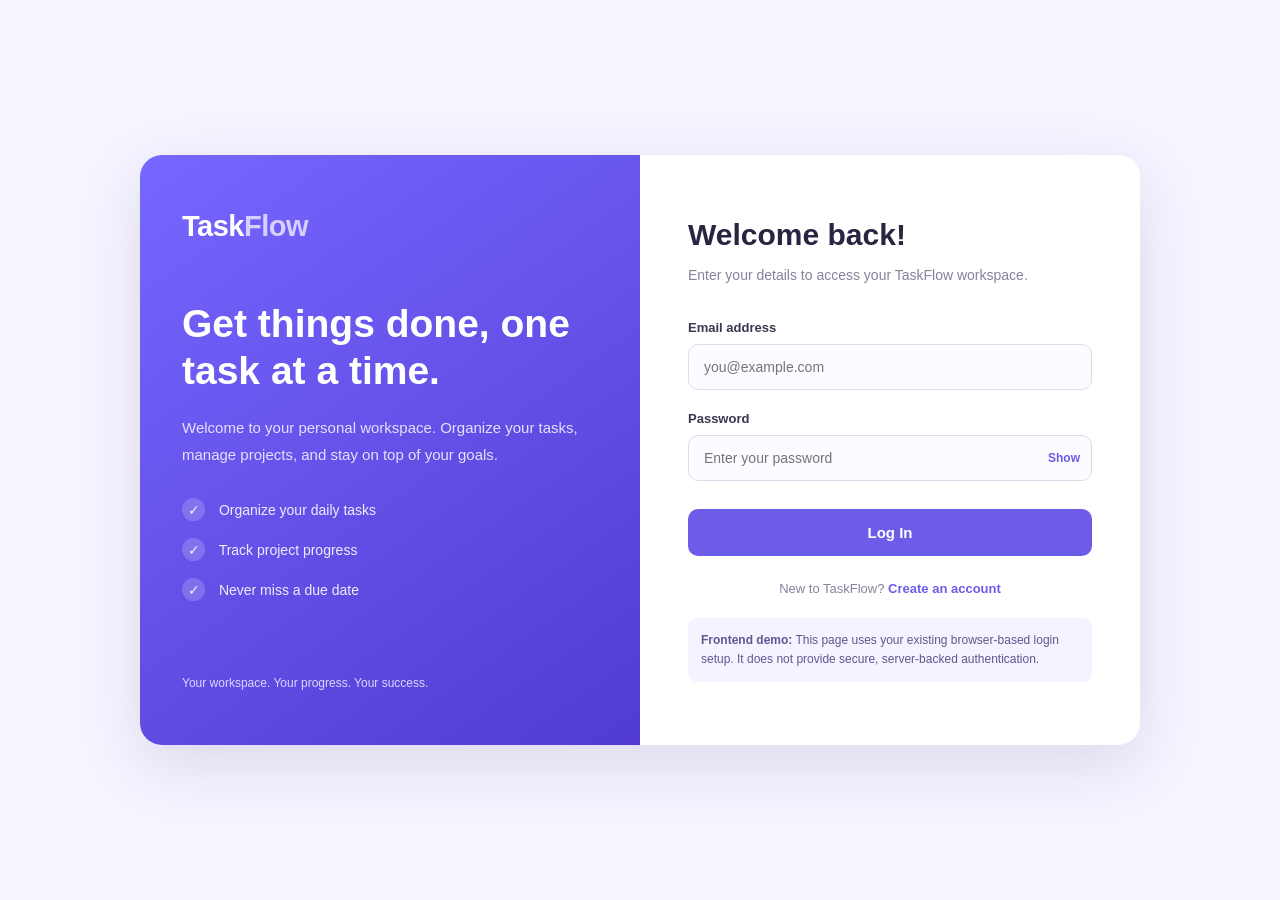
<file: index.html>
<!DOCTYPE html>
<html lang="en">
<head>
    <meta charset="UTF-8">
    <meta name="viewport" content="width=device-width, initial-scale=1.0">
    <title>TaskFlow | Dashboard</title>
    <link rel="stylesheet" href="style.css">

    <script>
        if (!localStorage.getItem("taskflow_current_user")) {
            window.location.replace("login.html");
        }
    </script>
</head>
<body class="dashboard-page">
    <div class="app">

        <aside class="sidebar">
            <a href="index.html" class="brand">
                <span class="brand-icon">T</span>
                <span>TaskFlow</span>
            </a>

            <p class="nav-heading">WORKSPACE</p>

            <nav class="sidebar-nav">
                <a href="index.html" class="nav-link active">
                    <span class="nav-icon">▦</span>
                    Dashboard
                </a>
                <a href="task.html" class="nav-link">
                    <span class="nav-icon">✓</span>
                    My Tasks
                </a>
                <a href="projects.html" class="nav-link">
                    <span class="nav-icon">▣</span>
                    Projects
                </a>
                <a href="calender.html" class="nav-link">
                    <span class="nav-icon">▦</span>
                    Calendar
                </a>
                <a href="settings.html" class="nav-link">
                    <span class="nav-icon">⚙</span>
                    Settings
                </a>
            </nav>

            <div class="sidebar-bottom">
                <div class="sidebar-note-icon">✦</div>
                <h3>Stay on track!</h3>
                <p>Small steps every day lead to big results.</p>
            </div>

            <div class="sidebar-footer">
                <span class="status-dot"></span>
                Your workspace is ready
            </div>
        </aside>

        <main class="main-content">

            <header class="topbar">
                <div class="welcome">
                    <p class="eyebrow">YOUR WORKSPACE</p>
                    <h1>Dashboard <span class="wave">✦</span></h1>
                    <p class="subtitle">
                        Welcome back! Let's make today productive.
                    </p>
                </div>

                <div class="user-profile">
                    <div class="avatar" id="userInitial">U</div>
                    <div class="profile-text">
                        <span class="profile-label">Signed in as</span>
                        <span id="userName">User</span>
                    </div>
                    <button id="logoutButton" class="logout-button" type="button">
                        Logout
                    </button>
                </div>
            </header>

            <section class="dashboard-banner">
                <div class="banner-content">
                    <span class="banner-tag">A FRESH START</span>
                    <h2>Make today count.</h2>
                    <p>
                        Focus on what matters most. One task at a time.
                    </p>
                    <a href="#taskSection" class="banner-button">
                        View my tasks <span>→</span>
                    </a>
                </div>
                <div class="banner-decoration" aria-hidden="true">
                    <div class="decoration-circle circle-one"></div>
                    <div class="decoration-circle circle-two"></div>
                    <div class="decoration-card">
                        <span>✓</span>
                        <div>
                            <strong>You've got this!</strong>
                            <small>Progress starts here</small>
                        </div>
                    </div>
                </div>
            </section>

            <section class="stats">
                <article class="stat-card total-card">
                    <div class="stat-top">
                        <span class="stat-icon">▤</span>
                        <span class="stat-caption">ALL TASKS</span>
                    </div>
                    <h2 id="totalTasks">0</h2>
                    <p>Total tasks in your list</p>
                </article>

                <article class="stat-card completed-card">
                    <div class="stat-top">
                        <span class="stat-icon">✓</span>
                        <span class="stat-caption">COMPLETED</span>
                    </div>
                    <h2 id="completedTasks">0</h2>
                    <p>Tasks you've finished</p>
                </article>

                <article class="stat-card pending-card">
                    <div class="stat-top">
                        <span class="stat-icon">◷</span>
                        <span class="stat-caption">PENDING</span>
                    </div>
                    <h2 id="pendingTasks">0</h2>
                    <p>Tasks still to do</p>
                </article>
            </section>

            <section class="task-panel" id="taskSection">
                <div class="section-heading">
                    <div>
                        <p class="eyebrow">PLAN YOUR DAY</p>
                        <h2>My Tasks</h2>
                        <p class="section-description">
                            Add a task, set its priority, and choose a due date.
                        </p>
                    </div>
                    <span class="task-heading-icon">✎</span>
                </div>

                <form id="taskForm" class="task-form">
                    <input
                        type="text"
                        id="taskInput"
                        placeholder="What do you need to get done?"
                        aria-label="Task title"
                        required
                    >

                    <select id="taskPriority" aria-label="Task priority">
                        <option value="Medium">Medium priority</option>
                        <option value="High">High priority</option>
                        <option value="Low">Low priority</option>
                    </select>

                    <input
                        type="date"
                        id="taskDueDate"
                        aria-label="Task due date"
                    >

                    <button type="submit" class="add-button">
                        <span>+</span> Add Task
                    </button>
                </form>

                <div class="task-list-header">
                    <div>
                        <h3>Your task list</h3>
                        <p>Keep your next steps organized.</p>
                    </div>

                    <div class="task-controls">
                        <input
                            type="search"
                            id="taskSearch"
                            placeholder="Search tasks..."
                            aria-label="Search tasks"
                        >

                        <select id="taskFilter" aria-label="Filter tasks">
                            <option value="All">All tasks</option>
                            <option value="Pending">Pending</option>
                            <option value="Completed">Completed</option>
                        </select>
                    </div>
                </div>

                <div id="taskList" class="task-list"></div>

                <p id="emptyMessage" class="empty-message">
                    <span class="empty-icon">✦</span>
                    <strong>No tasks yet</strong>
                    <span>Add your first task above to get started!</span>
                </p>
            </section>

            <footer class="page-footer">
                <span>TaskFlow</span> — A little progress each day adds up.
            </footer>

        </main>
    </div>

    <script src="app.js"></script>
    <script src="profile.js"></script>

</body>
</html>
</file>
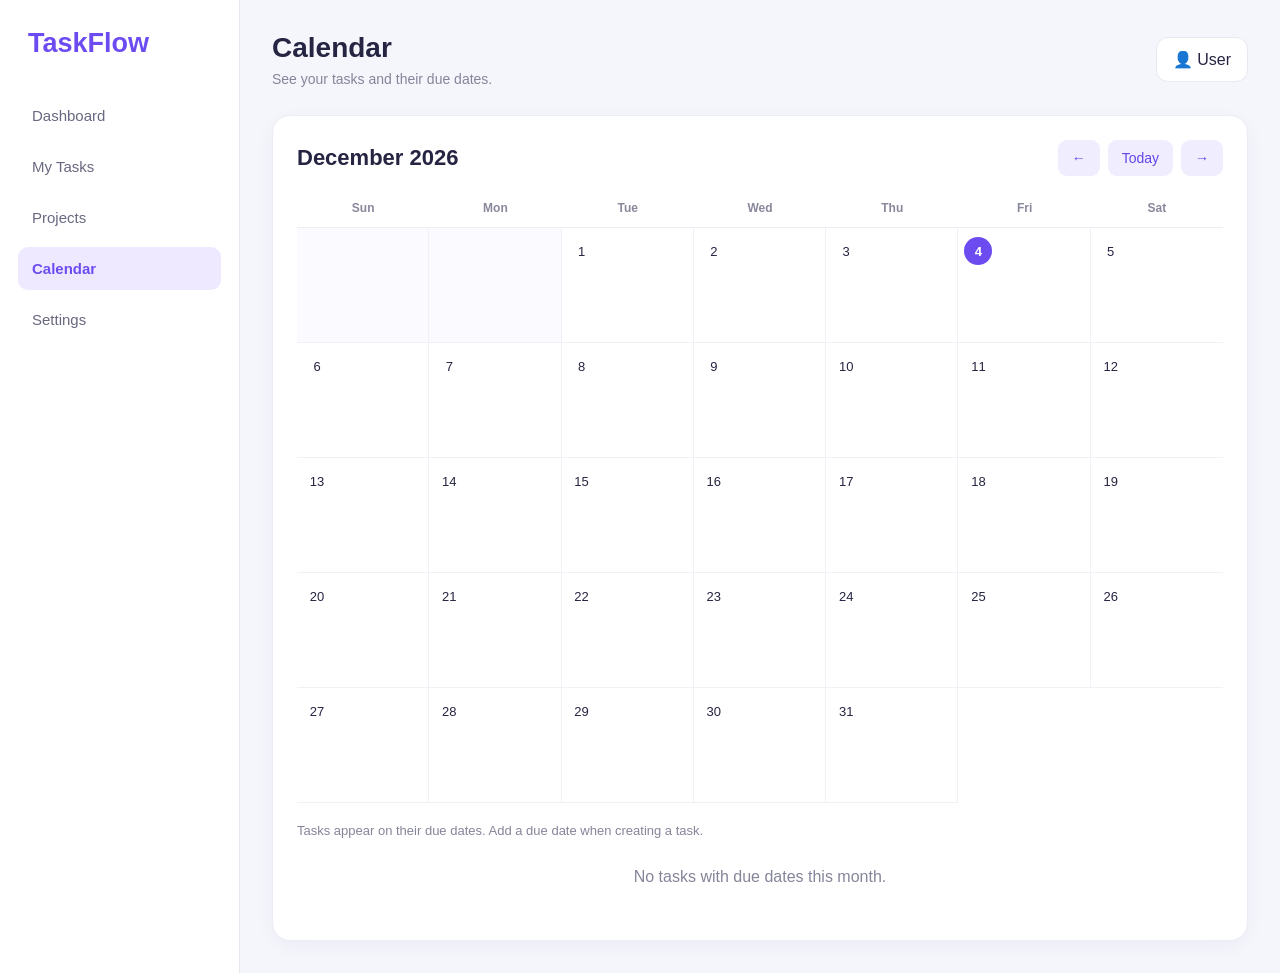
<file: calender.html>
<!DOCTYPE html>
<html lang="en">
<head>
    <meta charset="UTF-8">
    <meta name="viewport" content="width=device-width, initial-scale=1.0">
    <title>Calendar | TaskFlow</title>

    <style>
        * {
            margin: 0;
            padding: 0;
            box-sizing: border-box;
        }

        body {
            font-family: Arial, sans-serif;
            background: #f5f6fc;
            color: #252442;
        }

        .layout {
            display: flex;
            min-height: 100vh;
        }

        .sidebar {
            width: 240px;
            background: #fff;
            padding: 28px 18px;
            border-right: 1px solid #e8e8f1;
            flex-shrink: 0;
        }

        .logo {
            color: #6c4cf1;
            font-size: 27px;
            margin: 0 0 35px 10px;
        }

        .nav-link {
            display: block;
            text-decoration: none;
            color: #686880;
            padding: 13px 14px;
            margin-bottom: 8px;
            border-radius: 10px;
            font-size: 15px;
        }

        .nav-link:hover,
        .nav-link.active {
            background: #eee9ff;
            color: #6c4cf1;
            font-weight: bold;
        }

        .main {
            flex: 1;
            min-width: 0;
            padding: 32px;
        }

        .topbar {
            display: flex;
            justify-content: space-between;
            align-items: center;
            gap: 16px;
            margin-bottom: 28px;
            flex-wrap: wrap;
        }

        .topbar h1 {
            font-size: 28px;
            margin-bottom: 7px;
        }

        .subtitle {
            color: #85859a;
            font-size: 14px;
        }

        .user {
            background: white;
            padding: 12px 16px;
            border-radius: 12px;
            border: 1px solid #e8e8f1;
        }

        .calendar-card {
            background: white;
            padding: 24px;
            border-radius: 18px;
            border: 1px solid #ececf4;
            box-shadow: 0 5px 20px rgba(35, 30, 80, 0.04);
        }

        .calendar-header {
            display: flex;
            align-items: center;
            justify-content: space-between;
            gap: 12px;
            flex-wrap: wrap;
            margin-bottom: 25px;
        }

        .calendar-header h2 {
            font-size: 22px;
        }

        .calendar-actions {
            display: flex;
            gap: 8px;
        }

        button {
            border: none;
            cursor: pointer;
            border-radius: 9px;
            padding: 10px 14px;
            font-size: 14px;
        }

        .secondary-btn {
            background: #f0edff;
            color: #6545e8;
        }

        .secondary-btn:hover {
            background: #e4ddff;
        }

        .primary-btn {
            background: #6c4cf1;
            color: white;
        }

        .primary-btn:hover {
            background: #5638d5;
        }

        .weekdays,
        .calendar-grid {
            display: grid;
            grid-template-columns: repeat(7, minmax(0, 1fr));
        }

        .weekdays {
            border-bottom: 1px solid #ededf4;
            padding-bottom: 12px;
        }

        .weekday {
            text-align: center;
            color: #88889c;
            font-size: 12px;
            font-weight: bold;
        }

        .day {
            min-height: 115px;
            padding: 9px 6px;
            border-right: 1px solid #f0f0f6;
            border-bottom: 1px solid #f0f0f6;
            overflow-wrap: anywhere;
        }

        .day:nth-child(7n) {
            border-right: none;
        }

        .day.empty {
            background: #fafaff;
        }

        .day-number {
            display: inline-flex;
            width: 28px;
            height: 28px;
            justify-content: center;
            align-items: center;
            border-radius: 50%;
            margin-bottom: 6px;
            font-size: 13px;
        }

        .today .day-number {
            background: #6c4cf1;
            color: white;
            font-weight: bold;
        }

        .task-item {
            display: block;
            margin: 3px 0;
            padding: 5px 6px;
            border-radius: 5px;
            background: #eee9ff;
            color: #6042dc;
            font-size: 11px;
            line-height: 1.35;
            overflow-wrap: anywhere;
        }

        .task-item.completed {
            background: #e4f8ec;
            color: #21834c;
            text-decoration: line-through;
        }

        .task-item.high {
            border-left: 3px solid #ef6262;
        }

        .task-item.medium {
            border-left: 3px solid #e8a12d;
        }

        .task-item.low {
            border-left: 3px solid #36a879;
        }

        .no-date-note {
            margin-top: 20px;
            color: #85859a;
            font-size: 13px;
        }

        .empty-message {
            padding: 30px 10px;
            text-align: center;
            color: #85859a;
            display: none;
        }

        @media (max-width: 800px) {
            .sidebar {
                width: 185px;
                padding: 20px 10px;
            }

            .main {
                padding: 20px 12px;
            }

            .calendar-card {
                padding: 12px;
                overflow-x: auto;
            }

            .weekdays,
            .calendar-grid {
                min-width: 550px;
            }

            .day {
                min-height: 95px;
            }
        }

        @media (max-width: 520px) {
            .layout {
                display: block;
            }

            .sidebar {
                width: 100%;
                padding: 15px;
            }

            .logo {
                margin-bottom: 15px;
            }

            .sidebar nav {
                display: flex;
                flex-wrap: wrap;
                gap: 4px;
            }

            .nav-link {
                padding: 9px;
                margin: 0;
                font-size: 13px;
            }

            .main {
                padding: 16px 10px;
            }
        }
    </style>
</head>

<body>
<div class="layout">

    <aside class="sidebar">
        <h2 class="logo">TaskFlow</h2>

        <nav>
            <a href="dashboard.html" class="nav-link">Dashboard</a>
            <a href="task.html" class="nav-link">My Tasks</a>
            <a href="projects.html" class="nav-link">Projects</a>
            <a href="calender.html" class="nav-link active">Calendar</a>
            <a href="settings.html" class="nav-link">Settings</a>
        </nav>
    </aside>

    <main class="main">
        <div class="topbar">
            <div>
                <h1>Calendar</h1>
                <p class="subtitle">See your tasks and their due dates.</p>
            </div>

            <div class="user">
                👤 <span id="userName">User</span>
            </div>
        </div>

        <section class="calendar-card">
            <div class="calendar-header">
                <h2 id="monthTitle">Month Year</h2>

                <div class="calendar-actions">
                    <button class="secondary-btn" id="previousMonth">←</button>
                    <button class="secondary-btn" id="todayButton">Today</button>
                    <button class="secondary-btn" id="nextMonth">→</button>
                </div>
            </div>

            <div class="weekdays">
                <div class="weekday">Sun</div>
                <div class="weekday">Mon</div>
                <div class="weekday">Tue</div>
                <div class="weekday">Wed</div>
                <div class="weekday">Thu</div>
                <div class="weekday">Fri</div>
                <div class="weekday">Sat</div>
            </div>

            <div class="calendar-grid" id="calendarGrid"></div>

            <p class="no-date-note">
                Tasks appear on their due dates. Add a due date when creating a task.
            </p>

            <div class="empty-message" id="emptyMessage">
                No tasks with due dates this month.
            </div>
        </section>
    </main>
</div>

<script>
    // Show the logged-in user's name
    const currentUser = JSON.parse(
        localStorage.getItem("taskflow_current_user") || "null"
    );

    if (currentUser) {
        document.getElementById("userName").textContent =
            currentUser.name || currentUser.email || "User";
    }

    // Calendar state
    let displayedDate = new Date();
    displayedDate.setDate(1);

    const calendarGrid = document.getElementById("calendarGrid");
    const monthTitle = document.getElementById("monthTitle");
    const emptyMessage = document.getElementById("emptyMessage");

    function getSavedTasks() {
        try {
            const tasks = JSON.parse(
                localStorage.getItem("taskflow_tasks") || "[]"
            );

            return Array.isArray(tasks) ? tasks : [];
        } catch (error) {
            return [];
        }
    }

    function renderCalendar() {
        calendarGrid.innerHTML = "";

        const year = displayedDate.getFullYear();
        const month = displayedDate.getMonth();

        monthTitle.textContent = displayedDate.toLocaleDateString(
            "en-US",
            { month: "long", year: "numeric" }
        );

        const firstDay = new Date(year, month, 1).getDay();
        const daysInMonth = new Date(year, month + 1, 0).getDate();

        const tasks = getSavedTasks();
        const today = new Date();
        let tasksShown = 0;

        // Empty cells before the first day of the month
        for (let i = 0; i < firstDay; i++) {
            const emptyCell = document.createElement("div");
            emptyCell.className = "day empty";
            calendarGrid.appendChild(emptyCell);
        }

        // Create each day
        for (let day = 1; day <= daysInMonth; day++) {
            const cell = document.createElement("div");
            cell.className = "day";

            const isToday =
                day === today.getDate() &&
                month === today.getMonth() &&
                year === today.getFullYear();

            if (isToday) {
                cell.classList.add("today");
            }

            const number = document.createElement("div");
            number.className = "day-number";
            number.textContent = day;
            cell.appendChild(number);

            const dateKey = [
                year,
                String(month + 1).padStart(2, "0"),
                String(day).padStart(2, "0")
            ].join("-");

            // Match tasks to their due date
            const matchingTasks = tasks.filter(task => {
                const dueDate = task.dueDate || task.due_date || task.date;

                if (!dueDate) return false;

                // Compare YYYY-MM-DD values without timezone changes
                return String(dueDate).slice(0, 10) === dateKey;
            });

            matchingTasks.forEach(task => {
                const taskElement = document.createElement("div");
                taskElement.className = "task-item";

                const priority = String(task.priority || "").toLowerCase();

                if (["high", "medium", "low"].includes(priority)) {
                    taskElement.classList.add(priority);
                }

                if (
                    task.completed === true ||
                    task.isCompleted === true ||
                    task.status === "Completed"
                ) {
                    taskElement.classList.add("completed");
                }

                // Support common task title field names
                taskElement.textContent =
                    task.title || task.name || task.text || task.task || "Untitled task";

                taskElement.title = taskElement.textContent;
                cell.appendChild(taskElement);
                tasksShown++;
            });

            calendarGrid.appendChild(cell);
        }

        emptyMessage.style.display = tasksShown === 0 ? "block" : "none";
    }

    document.getElementById("previousMonth").addEventListener("click", () => {
        displayedDate.setMonth(displayedDate.getMonth() - 1);
        renderCalendar();
    });

    document.getElementById("nextMonth").addEventListener("click", () => {
        displayedDate.setMonth(displayedDate.getMonth() + 1);
        renderCalendar();
    });

    document.getElementById("todayButton").addEventListener("click", () => {
        displayedDate = new Date();
        displayedDate.setDate(1);
        renderCalendar();
    });

    renderCalendar();
</script>
</body>
</html>
</file>
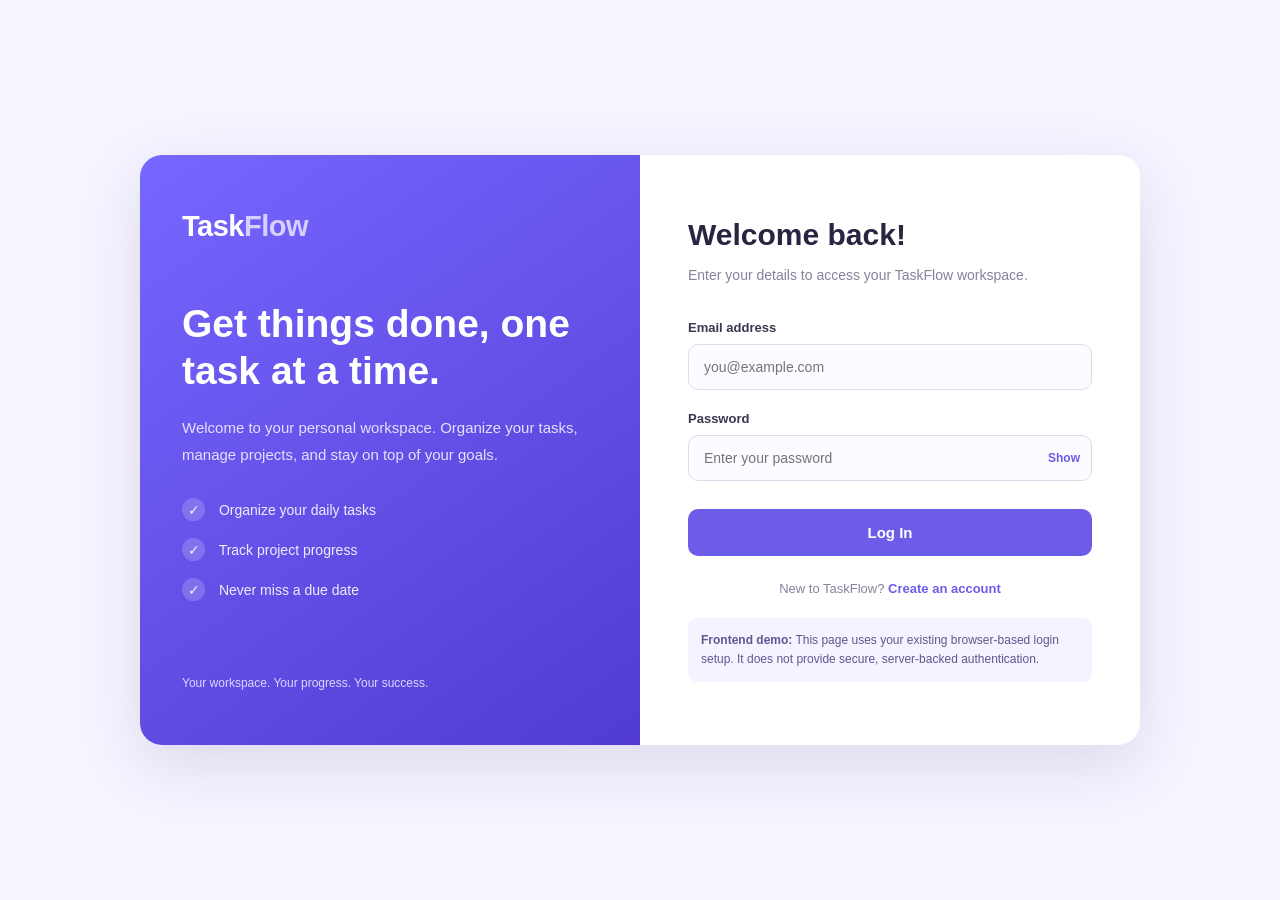
<file: login.html>
<!DOCTYPE html>
<html lang="en">
<head>
    <meta charset="UTF-8">
    <meta name="viewport" content="width=device-width, initial-scale=1.0">
    <title>Login | TaskFlow</title>

    <style>
        * {
            box-sizing: border-box;
            margin: 0;
            padding: 0;
        }

        body {
            font-family: Arial, sans-serif;
            min-height: 100vh;
            background: #f5f4ff;
            display: flex;
            justify-content: center;
            align-items: center;
            padding: 24px;
            color: #282542;
        }

        .login-container {
            width: 100%;
            max-width: 1000px;
            min-height: 590px;
            display: grid;
            grid-template-columns: 1fr 1fr;
            background: white;
            border-radius: 22px;
            overflow: hidden;
            box-shadow: 0 20px 65px rgba(48, 37, 100, 0.12);
        }

        .welcome-panel {
            background: linear-gradient(145deg, #7667ff, #513bd1);
            color: white;
            padding: 55px 42px;
            display: flex;
            flex-direction: column;
            justify-content: space-between;
        }

        .brand {
            font-size: 29px;
            font-weight: bold;
            letter-spacing: -0.5px;
        }

        .brand span {
            color: #d7d0ff;
        }

        .welcome-content {
            margin: 45px 0;
        }

        .welcome-content h1 {
            font-size: 39px;
            line-height: 1.2;
            margin-bottom: 20px;
        }

        .welcome-content p {
            color: #e5e0ff;
            font-size: 15px;
            line-height: 1.8;
        }

        .feature-list {
            list-style: none;
            margin-top: 30px;
        }

        .feature-list li {
            margin: 17px 0;
            font-size: 14px;
            color: #f0edff;
        }

        .check {
            display: inline-flex;
            width: 23px;
            height: 23px;
            align-items: center;
            justify-content: center;
            margin-right: 10px;
            background: rgba(255, 255, 255, 0.18);
            border-radius: 50%;
        }

        .welcome-footer {
            color: #ddd7ff;
            font-size: 12px;
        }

        .form-panel {
            padding: 55px 48px;
            display: flex;
            flex-direction: column;
            justify-content: center;
        }

        .form-panel h2 {
            font-size: 30px;
            margin-bottom: 12px;
        }

        .form-subtitle {
            color: #85839a;
            font-size: 14px;
            line-height: 1.6;
            margin-bottom: 34px;
        }

        .form-group {
            margin-bottom: 21px;
        }

        .form-group label {
            display: block;
            font-size: 13px;
            font-weight: bold;
            margin-bottom: 9px;
            color: #393651;
        }

        .form-group input {
            width: 100%;
            padding: 14px 15px;
            border: 1px solid #dedcea;
            border-radius: 10px;
            outline: none;
            background: #fcfbff;
            font-size: 14px;
            color: #282542;
            transition: 0.2s;
        }

        .form-group input:focus {
            border-color: #7667ff;
            box-shadow: 0 0 0 3px rgba(118, 103, 255, 0.12);
        }

        .password-wrap {
            position: relative;
        }

        .password-wrap input {
            padding-right: 75px;
        }

        .toggle-password {
            position: absolute;
            right: 12px;
            top: 50%;
            transform: translateY(-50%);
            background: transparent;
            border: none;
            color: #6c5ce7;
            font-size: 12px;
            font-weight: bold;
            cursor: pointer;
        }

        .login-button {
            width: 100%;
            padding: 15px;
            border: none;
            border-radius: 10px;
            background: #6c5ce7;
            color: white;
            font-size: 15px;
            font-weight: bold;
            cursor: pointer;
            margin-top: 7px;
            transition: 0.2s;
        }

        .login-button:hover {
            background: #5745d0;
            transform: translateY(-1px);
        }

        .login-button:disabled {
            opacity: 0.7;
            cursor: wait;
            transform: none;
        }

        .message {
            display: none;
            margin-top: 17px;
            padding: 12px;
            border-radius: 9px;
            font-size: 13px;
            line-height: 1.5;
        }

        .message.error {
            display: block;
            background: #fff0f0;
            color: #b42323;
        }

        .message.success {
            display: block;
            background: #eafaf0;
            color: #217747;
        }

        .signup-text {
            text-align: center;
            color: #85839a;
            font-size: 13px;
            margin-top: 25px;
        }

        .signup-text a {
            color: #6c5ce7;
            font-weight: bold;
            text-decoration: none;
        }

        .signup-text a:hover {
            text-decoration: underline;
        }

        .demo-note {
            margin-top: 22px;
            background: #f5f3ff;
            padding: 13px;
            border-radius: 9px;
            color: #62568f;
            font-size: 12px;
            line-height: 1.6;
        }

        @media (max-width: 750px) {
            .login-container {
                max-width: 470px;
                grid-template-columns: 1fr;
            }

            .welcome-panel {
                padding: 28px;
            }

            .welcome-content {
                margin: 30px 0 15px;
            }

            .welcome-content h1 {
                font-size: 30px;
            }

            .feature-list {
                margin-top: 18px;
            }

            .welcome-footer {
                margin-top: 20px;
            }

            .form-panel {
                padding: 35px 28px;
            }
        }

        @media (max-width: 400px) {
            body {
                padding: 12px;
            }

            .welcome-panel,
            .form-panel {
                padding: 25px 20px;
            }
        }
    </style>
</head>

<body>

<div class="login-container">

    <section class="welcome-panel">
        <div class="brand">Task<span>Flow</span></div>

        <div class="welcome-content">
            <h1>Get things done, one task at a time.</h1>

            <p>
                Welcome to your personal workspace.
                Organize your tasks, manage projects, and stay on top
                of your goals.
            </p>

            <ul class="feature-list">
                <li><span class="check">✓</span> Organize your daily tasks</li>
                <li><span class="check">✓</span> Track project progress</li>
                <li><span class="check">✓</span> Never miss a due date</li>
            </ul>
        </div>

        <div class="welcome-footer">
            Your workspace. Your progress. Your success.
        </div>
    </section>

    <section class="form-panel">
        <h2>Welcome back!</h2>
        <p class="form-subtitle">
            Enter your details to access your TaskFlow workspace.
        </p>

        <form id="loginForm">
            <div class="form-group">
                <label for="email">Email address</label>
                <input
                    type="email"
                    id="email"
                    name="email"
                    placeholder="you@example.com"
                    autocomplete="username"
                    required
                >
            </div>

            <div class="form-group">
                <label for="password">Password</label>

                <div class="password-wrap">
                    <input
                        type="password"
                        id="password"
                        name="password"
                        placeholder="Enter your password"
                        autocomplete="current-password"
                        required
                    >

                    <button
                        type="button"
                        class="toggle-password"
                        id="togglePassword"
                    >
                        Show
                    </button>
                </div>
            </div>

            <button type="submit" class="login-button" id="loginButton">
                Log In
            </button>

            <div id="message" class="message" role="status"></div>
        </form>

        <p class="signup-text">
            New to TaskFlow?
            <a href="signup.html">Create an account</a>
        </p>

        <div class="demo-note">
            <strong>Frontend demo:</strong> This page uses your existing
            browser-based login setup. It does not provide secure,
            server-backed authentication.
        </div>
    </section>

</div>

<script>
    const loginForm = document.getElementById("loginForm");
    const emailInput = document.getElementById("email");
    const passwordInput = document.getElementById("password");
    const loginButton = document.getElementById("loginButton");
    const message = document.getElementById("message");
    const togglePassword = document.getElementById("togglePassword");

    // Show or hide the password
    togglePassword.addEventListener("click", function () {
        const showing = passwordInput.type === "text";

        passwordInput.type = showing ? "password" : "text";
        togglePassword.textContent = showing ? "Show" : "Hide";
    });

    // Login using the existing localStorage account format
    loginForm.addEventListener("submit", function (event) {
        event.preventDefault();

        const email = emailInput.value.trim().toLowerCase();
        const password = passwordInput.value;

        message.className = "message";
        message.textContent = "";

        if (!email || !password) {
            message.textContent = "Please enter your email and password.";
            message.className = "message error";
            return;
        }

        let users;

        try {
            users = JSON.parse(localStorage.getItem("taskflow_users") || "[]");
        } catch (error) {
            users = [];
        }

        // Support a previously saved demo account, if your project uses one.
        const savedUser = users.find(function (user) {
            return user.email &&
                user.email.toLowerCase() === email &&
                user.password === password;
        });

        if (savedUser) {
            const currentUser = {
                name: savedUser.name || email.split("@")[0],
                email: savedUser.email
            };

            localStorage.setItem(
                "taskflow_current_user",
                JSON.stringify(currentUser)
            );

            message.textContent = "Login successful! Opening TaskFlow...";
            message.className = "message success";
            loginButton.disabled = true;

            setTimeout(function () {
                window.location.href = "index.html";
            }, 500);

            return;
        }

        message.textContent =
            "Account not found or password is incorrect. If your existing login used a different storage format, tell me and we will connect it correctly.";

        message.className = "message error";
    });
</script>

</body>
</html>
</file>
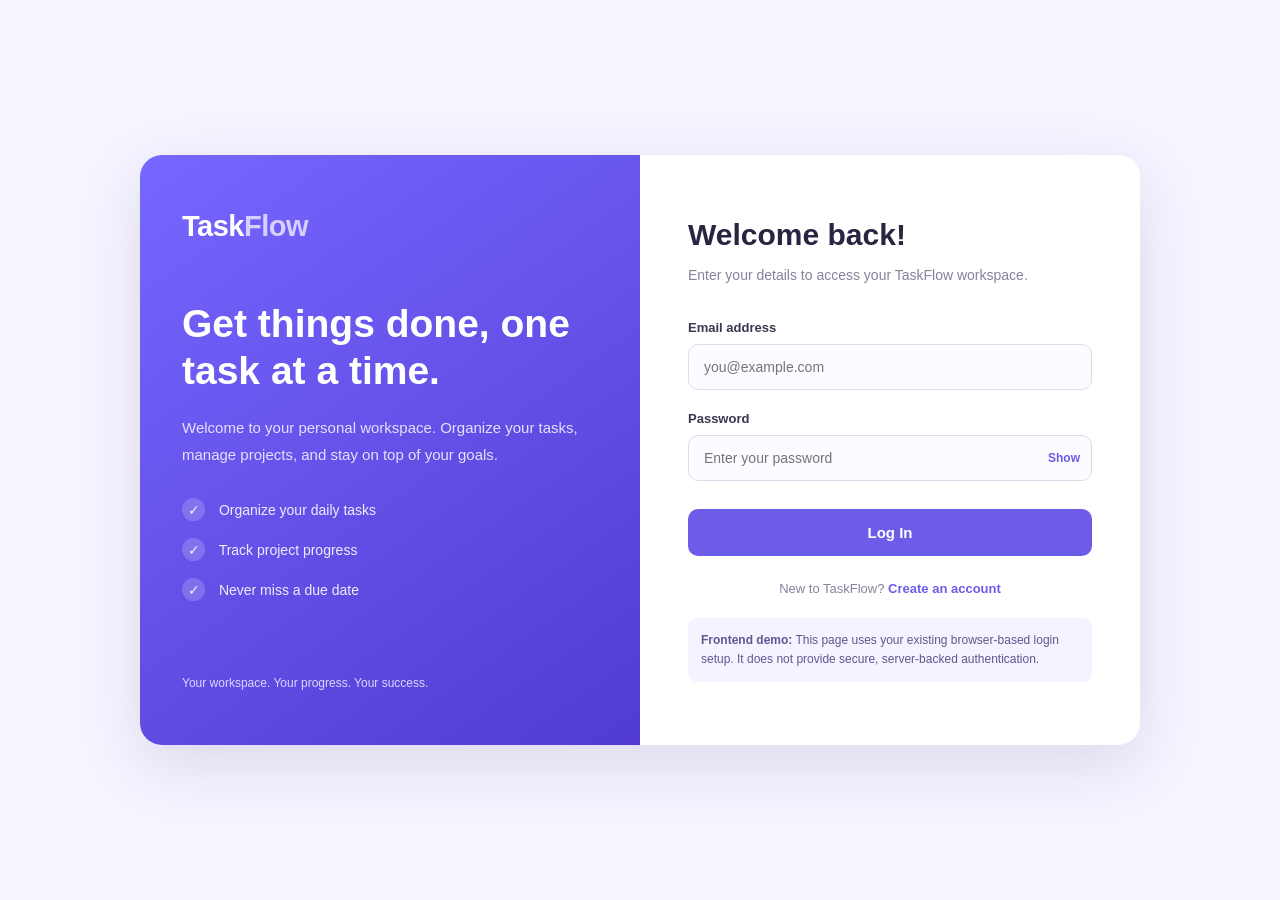
<file: projects.html>
<!DOCTYPE html>
<html lang="en">
<head>
    <meta charset="UTF-8">
    <meta name="viewport" content="width=device-width, initial-scale=1.0">
    <title>Projects | TaskFlow</title>

    <script>
        if (!localStorage.getItem("taskflow_current_user")) {
            window.location.replace("login.html");
        }
    </script>

    <link rel="stylesheet" href="style.css">

    <style>
        .projects-page {
            min-height: 100vh;
            padding: 30px;
            box-sizing: border-box;
            background: #f7f7fc;
            color: #292943;
        }

        .projects-header {
            display: flex;
            justify-content: space-between;
            align-items: center;
            gap: 20px;
            margin-bottom: 28px;
        }

        .projects-eyebrow {
            color: #6c63ff;
            font-size: 12px;
            font-weight: 800;
            letter-spacing: 1.5px;
            text-transform: uppercase;
            margin: 0 0 8px;
        }

        .projects-header h1 {
            margin: 0 0 8px;
            font-size: clamp(26px, 3vw, 34px);
        }

        .projects-header p {
            margin: 0;
            color: #777b91;
        }

        .user-profile {
            display: flex;
            align-items: center;
            gap: 10px;
            font-weight: 700;
        }

        .avatar {
            display: grid;
            place-items: center;
            width: 42px;
            height: 42px;
            flex-shrink: 0;
            border-radius: 14px;
            color: white;
            background: linear-gradient(135deg, #8178ff, #6255e7);
        }

        .project-summary {
            display: grid;
            grid-template-columns: repeat(3, minmax(0, 1fr));
            gap: 18px;
            margin-bottom: 26px;
        }

        .summary-card {
            display: flex;
            align-items: center;
            gap: 15px;
            padding: 22px;
            background: white;
            border: 1px solid #eeedf7;
            border-radius: 18px;
            box-shadow: 0 6px 24px rgba(42, 39, 90, .04);
        }

        .summary-icon {
            display: grid;
            place-items: center;
            width: 48px;
            height: 48px;
            border-radius: 15px;
            background: #eeecff;
            color: #6255e7;
            font-size: 23px;
        }

        .summary-card:nth-child(2) .summary-icon {
            background: #fff2dc;
            color: #d97706;
        }

        .summary-card:nth-child(3) .summary-icon {
            background: #dcfce7;
            color: #15803d;
        }

        .summary-label {
            color: #777b91;
            font-size: 13px;
            margin-bottom: 5px;
        }

        .summary-value {
            font-size: 27px;
            font-weight: 800;
        }

        .project-form {
            padding: 25px;
            margin-bottom: 30px;
            background: white;
            border: 1px solid #eeedf7;
            border-radius: 20px;
            box-shadow: 0 6px 24px rgba(42, 39, 90, .04);
        }

        .section-heading {
            margin-bottom: 20px;
        }

        .section-heading h2 {
            margin: 0 0 6px;
            font-size: 20px;
        }

        .section-heading p {
            margin: 0;
            color: #777b91;
            font-size: 13px;
        }

        .project-form-grid {
            display: grid;
            grid-template-columns: repeat(2, minmax(0, 1fr));
            gap: 16px;
        }

        .form-field {
            display: flex;
            flex-direction: column;
            gap: 8px;
            min-width: 0;
        }

        .form-field.full-width {
            grid-column: 1 / -1;
        }

        .form-field label {
            font-size: 13px;
            font-weight: 700;
        }

        .project-form input,
        .project-form textarea,
        .project-form select,
        .project-controls input,
        .project-controls select {
            width: 100%;
            min-width: 0;
            box-sizing: border-box;
            padding: 12px 14px;
            border: 1px solid #dedfee;
            border-radius: 10px;
            background: #fff;
            color: #292943;
            font: inherit;
            font-size: 14px;
            outline: none;
        }

        .project-form textarea {
            resize: vertical;
            min-height: 85px;
        }

        .project-form input:focus,
        .project-form textarea:focus,
        .project-form select:focus,
        .project-controls input:focus,
        .project-controls select:focus {
            border-color: #8178ff;
            box-shadow: 0 0 0 3px rgba(108, 99, 255, .12);
        }

        .form-actions {
            display: flex;
            justify-content: flex-end;
            margin-top: 18px;
        }

        .create-project-button {
            padding: 12px 19px;
            border: 0;
            border-radius: 10px;
            background: #6c63ff;
            color: white;
            font-weight: 700;
            cursor: pointer;
        }

        .create-project-button:hover {
            background: #574ee0;
        }

        .projects-list-header {
            display: flex;
            align-items: center;
            justify-content: space-between;
            flex-wrap: wrap;
            gap: 15px;
            margin-bottom: 18px;
        }

        .projects-list-header h2 {
            margin: 0 0 5px;
            font-size: 21px;
        }

        .projects-list-header p {
            margin: 0;
            color: #777b91;
            font-size: 13px;
        }

        .project-controls {
            display: flex;
            gap: 10px;
        }

        .project-controls input {
            width: 220px;
        }

        .project-controls select {
            width: 155px;
        }

        .projects-grid {
            display: grid;
            grid-template-columns: repeat(3, minmax(0, 1fr));
            gap: 20px;
        }

        .project-card {
            min-width: 0;
            padding: 22px;
            background: white;
            border: 1px solid #eeedf7;
            border-top: 4px solid var(--project-color, #6c63ff);
            border-radius: 17px;
            box-shadow: 0 6px 24px rgba(42, 39, 90, .04);
            transition: transform .2s, box-shadow .2s;
            overflow-wrap: anywhere;
        }

        .project-card:hover {
            transform: translateY(-3px);
            box-shadow: 0 12px 30px rgba(42, 39, 90, .09);
        }

        .project-card-top {
            display: flex;
            justify-content: space-between;
            align-items: flex-start;
            gap: 12px;
            margin-bottom: 17px;
        }

        .project-symbol {
            display: grid;
            place-items: center;
            width: 46px;
            height: 46px;
            flex-shrink: 0;
            border-radius: 14px;
            background: #f0eeff;
            color: #6255e7;
            font-size: 22px;
        }

        .project-status {
            display: inline-block;
            padding: 6px 10px;
            border-radius: 20px;
            background: #eeecff;
            color: #574ee0;
            font-size: 11px;
            font-weight: 800;
        }

        .project-status.in-progress {
            background: #fff2dc;
            color: #a16207;
        }

        .project-status.completed {
            background: #dcfce7;
            color: #166534;
        }

        .project-card h3 {
            margin: 0 0 9px;
            font-size: 18px;
        }

        .project-description {
            min-height: 42px;
            margin: 0;
            color: #777b91;
            font-size: 13px;
            line-height: 1.65;
            white-space: pre-wrap;
        }

        .project-card-bottom {
            display: flex;
            justify-content: space-between;
            align-items: center;
            gap: 12px;
            flex-wrap: wrap;
            margin-top: 20px;
            padding-top: 16px;
            border-top: 1px solid #eeedf7;
        }

        .project-date {
            color: #85879a;
            font-size: 11px;
        }

        .delete-project {
            padding: 8px 12px;
            border: 0;
            border-radius: 8px;
            background: #fff0f0;
            color: #b91c1c;
            font-weight: 700;
            cursor: pointer;
        }

        .delete-project:hover {
            background: #fee2e2;
        }

        .no-projects {
            grid-column: 1 / -1;
            padding: 45px 20px;
            border: 1px dashed #d9d7ee;
            border-radius: 16px;
            color: #777b91;
            text-align: center;
            line-height: 1.7;
        }

        .no-projects strong {
            display: block;
            color: #292943;
            font-size: 17px;
            margin-bottom: 5px;
        }

        .projects-footer {
            padding: 30px 0 5px;
            color: #85879a;
            font-size: 12px;
            text-align: center;
        }

        [hidden] {
            display: none !important;
        }

        body.dark-mode .projects-page {
            background: #171824;
            color: #f3f3f8;
        }

        body.dark-mode .summary-card,
        body.dark-mode .project-form,
        body.dark-mode .project-card {
            background: #252638;
            border-color: #393a50;
            color: #f3f3f8;
        }

        body.dark-mode .summary-label,
        body.dark-mode .section-heading p,
        body.dark-mode .projects-header p,
        body.dark-mode .projects-list-header p,
        body.dark-mode .project-description,
        body.dark-mode .project-date {
            color: #c0c1d0;
        }

        body.dark-mode .project-form input,
        body.dark-mode .project-form textarea,
        body.dark-mode .project-form select,
        body.dark-mode .project-controls input,
        body.dark-mode .project-controls select {
            background: #171824;
            color: #fff;
            border-color: #48495e;
        }

        body.dark-mode .project-card-bottom {
            border-color: #393a50;
        }

        body.dark-mode .no-projects {
            border-color: #48495e;
        }

        body.dark-mode .no-projects strong {
            color: #f3f3f8;
        }

        @media (max-width: 1050px) {
            .projects-grid {
                grid-template-columns: repeat(2, minmax(0, 1fr));
            }

            .project-summary {
                gap: 12px;
            }

            .summary-card {
                padding: 17px;
            }
        }

        @media (max-width: 700px) {
            .projects-page {
                padding: 20px 15px;
            }

            .projects-header {
                align-items: flex-start;
                flex-direction: column;
            }

            .project-summary {
                grid-template-columns: 1fr;
            }

            .summary-card {
                padding: 15px;
            }

            .project-form-grid {
                grid-template-columns: 1fr;
            }

            .form-field.full-width {
                grid-column: auto;
            }

            .projects-grid {
                grid-template-columns: 1fr;
            }

            .projects-list-header {
                align-items: stretch;
                flex-direction: column;
            }

            .project-controls {
                flex-direction: column;
            }

            .project-controls input,
            .project-controls select {
                width: 100%;
            }

            .form-actions,
            .create-project-button {
                width: 100%;
            }
        }
    </style>
</head>

<body>
<div class="dashboard-container">

    <aside class="sidebar">
        <h2 class="logo">TaskFlow</h2>

        <nav>
            <a href="index.html" class="nav-link">Dashboard</a>
            <a href="task.html" class="nav-link">My Tasks</a>
            <a href="projects.html" class="nav-link active">Projects</a>
            <a href="calender.html" class="nav-link">Calendar</a>
            <a href="settings.html" class="nav-link">Settings</a>
        </nav>

        <div class="sidebar-bottom">
            <button id="logoutButton" type="button">Logout</button>
        </div>
    </aside>

    <main class="main-content projects-page">

        <header class="projects-header">
            <div>
                <p class="projects-eyebrow">Workspace</p>
                <h1>My Projects</h1>
                <p>Plan your work, organize ideas, and keep moving forward.</p>
            </div>

            <div class="user-profile">
                <div class="avatar" id="userInitial">U</div>
                <span id="userName">User</span>
            </div>
        </header>

        <section class="project-summary" aria-label="Project statistics">
            <article class="summary-card">
                <div class="summary-icon">▦</div>
                <div>
                    <div class="summary-label">Total Projects</div>
                    <div class="summary-value" id="totalProjects">0</div>
                </div>
            </article>

            <article class="summary-card">
                <div class="summary-icon">◷</div>
                <div>
                    <div class="summary-label">In Progress</div>
                    <div class="summary-value" id="activeProjects">0</div>
                </div>
            </article>

            <article class="summary-card">
                <div class="summary-icon">✓</div>
                <div>
                    <div class="summary-label">Completed</div>
                    <div class="summary-value" id="completedProjects">0</div>
                </div>
            </article>
        </section>

        <section class="project-form">
            <div class="section-heading">
                <h2>Create a new project</h2>
                <p>Give your next idea a name and a clear direction.</p>
            </div>

            <form id="projectForm">
                <div class="project-form-grid">
                    <div class="form-field">
                        <label for="projectName">Project name *</label>
                        <input
                            type="text"
                            id="projectName"
                            placeholder="e.g. Website redesign"
                            maxlength="80"
                            required
                        >
                    </div>

                    <div class="form-field">
                        <label for="projectColor">Project color</label>
                        <select id="projectColor">
                            <option value="#6c63ff">Purple</option>
                            <option value="#0d9488">Teal</option>
                            <option value="#2563eb">Blue</option>
                            <option value="#ea580c">Orange</option>
                            <option value="#db2777">Pink</option>
                        </select>
                    </div>

                    <div class="form-field">
                        <label for="projectStatus">Project status</label>
                        <select id="projectStatus">
                            <option value="Planning">Planning</option>
                            <option value="In Progress">In Progress</option>
                            <option value="Completed">Completed</option>
                        </select>
                    </div>

                    <div class="form-field full-width">
                        <label for="projectDescription">Description</label>
                        <textarea
                            id="projectDescription"
                            placeholder="What do you want to accomplish?"
                            maxlength="300"
                        ></textarea>
                    </div>
                </div>

                <div class="form-actions">
                    <button class="create-project-button" type="submit">
                        + Create Project
                    </button>
                </div>
            </form>
        </section>

        <section>
            <div class="projects-list-header">
                <div>
                    <h2>All Projects</h2>
                    <p id="projectResultText">Your projects will appear here.</p>
                </div>

                <div class="project-controls">
                    <input
                        type="search"
                        id="projectSearch"
                        placeholder="Search projects..."
                        aria-label="Search projects"
                    >

                    <select id="projectFilter" aria-label="Filter by status">
                        <option value="All">All statuses</option>
                        <option value="Planning">Planning</option>
                        <option value="In Progress">In Progress</option>
                        <option value="Completed">Completed</option>
                    </select>
                </div>
            </div>

            <div id="projectsGrid" class="projects-grid"></div>

            <div id="noProjects" class="no-projects" hidden>
                <strong>No projects found</strong>
                Try creating a project or changing your search and filter.
            </div>
        </section>

        <footer class="projects-footer">
            TaskFlow · One step at a time.
        </footer>

    </main>
</div>

<script>
    // Load the saved user profile.
    try {
        const userData = JSON.parse(
            localStorage.getItem("taskflow_current_user") || "{}"
        );

        const name =
            typeof userData.name === "string" && userData.name.trim()
                ? userData.name.trim()
                : "User";

        document.getElementById("userName").textContent = name;
        document.getElementById("userInitial").textContent =
            name.charAt(0).toUpperCase();
    } catch (error) {
        document.getElementById("userName").textContent = "User";
        document.getElementById("userInitial").textContent = "U";
    }

    const projectForm = document.getElementById("projectForm");
    const projectName = document.getElementById("projectName");
    const projectDescription = document.getElementById("projectDescription");
    const projectColor = document.getElementById("projectColor");
    const projectStatus = document.getElementById("projectStatus");
    const projectSearch = document.getElementById("projectSearch");
    const projectFilter = document.getElementById("projectFilter");
    const projectsGrid = document.getElementById("projectsGrid");
    const noProjects = document.getElementById("noProjects");

    const totalProjects = document.getElementById("totalProjects");
    const activeProjects = document.getElementById("activeProjects");
    const completedProjects = document.getElementById("completedProjects");
    const projectResultText = document.getElementById("projectResultText");

    let projects = [];

    try {
        const savedProjects = JSON.parse(
            localStorage.getItem("taskflow_projects") || "[]"
        );

        if (Array.isArray(savedProjects)) {
            projects = savedProjects.filter(project =>
                project &&
                typeof project.id === "string" &&
                typeof project.name === "string"
            ).map(project => ({
                ...project,
                status: ["Planning", "In Progress", "Completed"].includes(
                    project.status
                ) ? project.status : "Planning"
            }));
        }
    } catch (error) {
        console.error("Could not load projects:", error);
    }

    function saveProjects() {
        try {
            localStorage.setItem(
                "taskflow_projects",
                JSON.stringify(projects)
            );
            return true;
        } catch (error) {
            alert("Could not save projects in this browser.");
            console.error(error);
            return false;
        }
    }

    function updateProjectStats() {
        totalProjects.textContent = projects.length;

        activeProjects.textContent = projects.filter(
            project => project.status === "In Progress"
        ).length;

        completedProjects.textContent = projects.filter(
            project => project.status === "Completed"
        ).length;
    }

    function renderProjects() {
        projectsGrid.replaceChildren();

        const searchText = projectSearch.value.trim().toLowerCase();
        const selectedStatus = projectFilter.value;

        const visibleProjects = projects.filter(project => {
            const matchesSearch =
                project.name.toLowerCase().includes(searchText) ||
                (project.description || "").toLowerCase().includes(searchText);

            const matchesStatus =
                selectedStatus === "All" ||
                project.status === selectedStatus;

            return matchesSearch && matchesStatus;
        });

        updateProjectStats();

        projectResultText.textContent =
            visibleProjects.length + " of " + projects.length +
            (projects.length === 1 ? " project" : " projects");

        noProjects.hidden = visibleProjects.length > 0;

        if (projects.length === 0) {
            noProjects.querySelector("strong").textContent =
                "Your workspace is ready!";
            noProjects.lastChild.textContent =
                " Create your first project using the form above.";
        } else {
            noProjects.querySelector("strong").textContent =
                "No matching projects";
            noProjects.lastChild.textContent =
                " Try a different search or status filter.";
        }

        visibleProjects.forEach(project => {
            const card = document.createElement("article");
            card.className = "project-card";
            card.style.setProperty(
                "--project-color",
                project.color || "#6c63ff"
            );

            const top = document.createElement("div");
            top.className = "project-card-top";

            const symbol = document.createElement("div");
            symbol.className = "project-symbol";
            symbol.textContent = "▦";
            symbol.style.backgroundColor = (project.color || "#6c63ff") + "18";
            symbol.style.color = project.color || "#6c63ff";

            const status = document.createElement("span");
            status.className = "project-status";

            if (project.status === "In Progress") {
                status.classList.add("in-progress");
            } else if (project.status === "Completed") {
                status.classList.add("completed");
            }

            status.textContent = project.status || "Planning";
            top.append(symbol, status);

            const heading = document.createElement("h3");
            heading.textContent = project.name;

            const description = document.createElement("p");
            description.className = "project-description";
            description.textContent =
                project.description || "No description provided yet.";

            const bottom = document.createElement("div");
            bottom.className = "project-card-bottom";

            const date = document.createElement("span");
            date.className = "project-date";
            date.textContent = "Created: " + (project.createdAt || "Unknown");

            const deleteButton = document.createElement("button");
            deleteButton.className = "delete-project";
            deleteButton.type = "button";
            deleteButton.textContent = "Delete";
            deleteButton.setAttribute(
                "aria-label",
                "Delete project " + project.name
            );

            deleteButton.addEventListener("click", () => {
                if (!confirm('Delete project "' + project.name + '"?')) {
                    return;
                }

                const previousProjects = projects;

                projects = projects.filter(
                    item => item.id !== project.id
                );

                if (!saveProjects()) {
                    projects = previousProjects;
                    return;
                }

                renderProjects();
            });

            bottom.append(date, deleteButton);
            card.append(top, heading, description, bottom);
            projectsGrid.appendChild(card);
        });
    }

    projectForm.addEventListener("submit", event => {
        event.preventDefault();

        const name = projectName.value.trim();

        if (!name) {
            alert("Please enter a project name.");
            projectName.focus();
            return;
        }

        const project = {
            id: Date.now().toString() +
                Math.random().toString(16).slice(2),
            name: name,
            description: projectDescription.value.trim(),
            color: projectColor.value,
            status: projectStatus.value,
            createdAt: new Date().toLocaleDateString()
        };

        projects.push(project);

        if (!saveProjects()) {
            projects.pop();
            return;
        }

        projectForm.reset();
        renderProjects();
        projectName.focus();
    });

    projectSearch.addEventListener("input", renderProjects);
    projectFilter.addEventListener("change", renderProjects);

    document.getElementById("logoutButton").addEventListener("click", () => {
        localStorage.removeItem("taskflow_current_user");
        window.location.replace("login.html");
    });

    // Apply the saved theme.
    if (localStorage.getItem("taskflow_theme") === "dark") {
        document.body.classList.add("dark-mode");
    } else {
        document.body.classList.remove("dark-mode");
    }

    renderProjects();
</script>
</body>
</html>
</file>
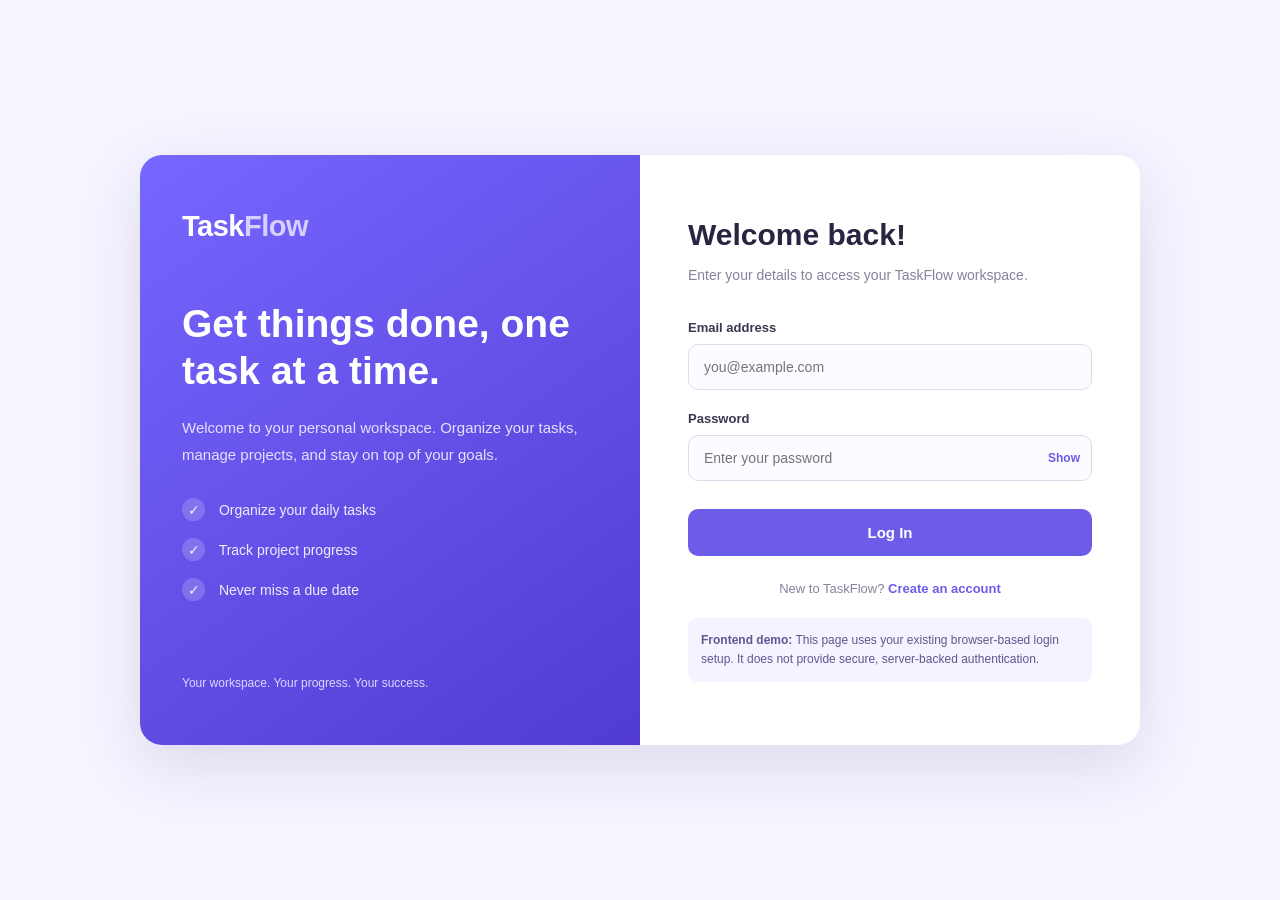
<file: settings.html>
<!DOCTYPE html>
<html lang="en">
<head>
    <meta charset="UTF-8">
    <meta name="viewport" content="width=device-width, initial-scale=1.0">
    <title>Settings | TaskFlow</title>

    <script>
        if (!localStorage.getItem("taskflow_current_user")) {
            window.location.replace("login.html");
        }

        // Apply saved theme before the page displays.
        if (localStorage.getItem("taskflow_theme") === "dark") {
            document.documentElement.classList.add("dark-mode");
        }
    </script>

    <link rel="stylesheet" href="style.css">

    <style>
        body.dark-mode,
        html.dark-mode body {
            background: #171824 !important;
            color: #f3f3f8 !important;
        }

        body.dark-mode .dashboard-container,
        body.dark-mode .main-content,
        body.dark-mode .settings-page {
            background: #171824 !important;
            color: #f3f3f8 !important;
        }

        .settings-page {
            width: 100%;
            padding: 30px;
            box-sizing: border-box;
        }

        .settings-heading {
            display: flex;
            justify-content: space-between;
            align-items: center;
            gap: 20px;
            flex-wrap: wrap;
            margin-bottom: 25px;
        }

        .settings-heading h1 {
            margin-bottom: 8px;
        }

        .settings-heading p,
        .settings-description {
            color: #777;
        }

        .settings-card {
            background: #fff;
            color: #222;
            padding: 25px;
            margin-bottom: 22px;
            border-radius: 14px;
            box-shadow: 0 3px 15px rgba(0, 0, 0, 0.06);
            max-width: 850px;
            box-sizing: border-box;
        }

        .settings-card h2 {
            margin-top: 0;
        }

        .settings-description {
            margin-bottom: 22px;
        }

        .settings-form-group {
            margin-bottom: 18px;
        }

        .settings-form-group label {
            display: block;
            margin-bottom: 8px;
            font-weight: 600;
        }

        .settings-form-group input {
            width: 100%;
            max-width: 500px;
            padding: 12px;
            border: 1px solid #ddd;
            border-radius: 8px;
            font-size: 15px;
            box-sizing: border-box;
        }

        .settings-button {
            background: #6558f5;
            color: white;
            border: none;
            padding: 12px 20px;
            border-radius: 8px;
            cursor: pointer;
            font-size: 15px;
        }

        .settings-button:hover {
            background: #5144dc;
        }

        .settings-message {
            margin-top: 12px;
            color: #218444;
        }

        .appearance-option {
            display: flex;
            justify-content: space-between;
            align-items: center;
            gap: 15px;
            padding: 16px 0;
            border-bottom: 1px solid #eee;
        }

        .appearance-option p {
            margin: 5px 0 0;
            color: #777;
            font-size: 14px;
        }

        .theme-switch {
            width: 48px;
            height: 26px;
            cursor: pointer;
            accent-color: #6558f5;
            flex-shrink: 0;
        }

        /* Profile and Settings in dark mode */
        body.dark-mode .settings-card {
            background: #252638 !important;
            color: #f3f3f8 !important;
            border: 1px solid #38394d;
        }

        body.dark-mode .settings-card h2,
        body.dark-mode .settings-card strong,
        body.dark-mode .settings-heading h1,
        body.dark-mode .settings-form-group label {
            color: #f3f3f8 !important;
        }

        body.dark-mode .settings-description,
        body.dark-mode .settings-heading p,
        body.dark-mode .appearance-option p {
            color: #c0c1d0 !important;
        }

        body.dark-mode .settings-form-group input {
            background: #171824 !important;
            color: #fff !important;
            border-color: #48495e !important;
        }

        body.dark-mode .appearance-option {
            border-color: #48495e !important;
        }

        @media (max-width: 650px) {
            .settings-page {
                padding: 16px;
            }

            .settings-card {
                padding: 18px;
            }
        }
    </style>
</head>

<body>
    <div class="dashboard-container">

        <aside class="sidebar">
            <h2 class="logo">TaskFlow</h2>

            <nav>
                <a href="index.html" class="nav-link">Dashboard</a>
                <a href="task.html" class="nav-link">My Tasks</a>
                <a href="projects.html" class="nav-link">Projects</a>
                <a href="calender.html" class="nav-link">Calendar</a>
                <a href="settings.html" class="nav-link active">Settings</a>
            </nav>

            <div class="sidebar-bottom">
                <button id="logoutButton" type="button">Logout</button>
            </div>
        </aside>

        <main class="main-content settings-page">

            <header class="settings-heading">
                <div>
                    <h1>Settings</h1>
                    <p>Manage your profile and personalize TaskFlow.</p>
                </div>

                <div class="user-profile">
                    <div class="avatar" id="userInitial">U</div>
                    <span id="userName">User</span>
                </div>
            </header>

            <section class="settings-card">
                <h2>My Profile</h2>
                <p class="settings-description">
                    Update your display name and email address.
                </p>

                <form id="profileForm">
                    <div class="settings-form-group">
                        <label for="profileName">Full name</label>
                        <input
                            type="text"
                            id="profileName"
                            placeholder="Enter your name"
                            required
                        >
                    </div>

                    <div class="settings-form-group">
                        <label for="profileEmail">Email address</label>
                        <input
                            type="email"
                            id="profileEmail"
                            placeholder="you@example.com"
                        >
                    </div>

                    <button type="submit" class="settings-button">
                        Save Profile
                    </button>

                    <p id="profileMessage" class="settings-message"
                       role="status"></p>
                </form>
            </section>

            <section class="settings-card">
                <h2>Appearance</h2>
                <p class="settings-description">
                    Customize how TaskFlow looks.
                </p>

                <div class="appearance-option">
                    <div>
                        <strong>Dark mode</strong>
                        <p>Use a darker background across TaskFlow pages.</p>
                    </div>

                    <input
                        type="checkbox"
                        id="darkModeToggle"
                        class="theme-switch"
                        aria-label="Enable dark mode"
                    >
                </div>

                <p id="themeMessage" class="settings-message"
                   role="status"></p>
            </section>

        </main>
    </div>

    <script>
        // Load and display the saved profile.
        const profileForm = document.getElementById("profileForm");
        const profileName = document.getElementById("profileName");
        const profileEmail = document.getElementById("profileEmail");
        const profileMessage = document.getElementById("profileMessage");

        function readUser() {
            try {
                return JSON.parse(
                    localStorage.getItem("taskflow_current_user") || "{}"
                );
            } catch (error) {
                return {};
            }
        }

        function displayProfile(name) {
            const safeName = name && name.trim() ? name.trim() : "User";

            document.getElementById("userName").textContent = safeName;
            document.getElementById("userInitial").textContent =
                safeName.charAt(0).toUpperCase();
        }

        let currentUser = readUser();

        profileName.value = currentUser.name || "";
        profileEmail.value = currentUser.email || "";
        displayProfile(currentUser.name || "User");

        profileForm.addEventListener("submit", function(event) {
            event.preventDefault();

            const name = profileName.value.trim();

            if (!name) {
                profileMessage.textContent = "Please enter your name.";
                return;
            }

            const updatedUser = {
                ...currentUser,
                name: name,
                email: profileEmail.value.trim()
            };

            try {
                localStorage.setItem(
                    "taskflow_current_user",
                    JSON.stringify(updatedUser)
                );

                currentUser = updatedUser;
                displayProfile(name);
                profileMessage.textContent = "Profile saved successfully!";
            } catch (error) {
                profileMessage.textContent =
                    "Could not save your profile. Please try again.";
            }
        });

        // Theme settings saved for the whole website.
        const darkModeToggle = document.getElementById("darkModeToggle");
        const themeMessage = document.getElementById("themeMessage");

        function applyTheme(isDark) {
            document.body.classList.toggle("dark-mode", isDark);
            document.documentElement.classList.toggle("dark-mode", isDark);
            darkModeToggle.checked = isDark;
        }

        const savedTheme = localStorage.getItem("taskflow_theme");
        applyTheme(savedTheme === "dark");

        darkModeToggle.addEventListener("change", function() {
            const theme = darkModeToggle.checked ? "dark" : "light";

            try {
                localStorage.setItem("taskflow_theme", theme);
                applyTheme(theme);

                themeMessage.textContent = theme === "dark"
                    ? "Dark mode enabled."
                    : "Light mode enabled.";
            } catch (error) {
                themeMessage.textContent =
                    "Could not save the appearance setting.";
            }
        });

        // Logout
        document.getElementById("logoutButton").addEventListener("click", () => {
            localStorage.removeItem("taskflow_current_user");
            window.location.replace("login.html");
        });
    </script>
</body>
</html>
</file>
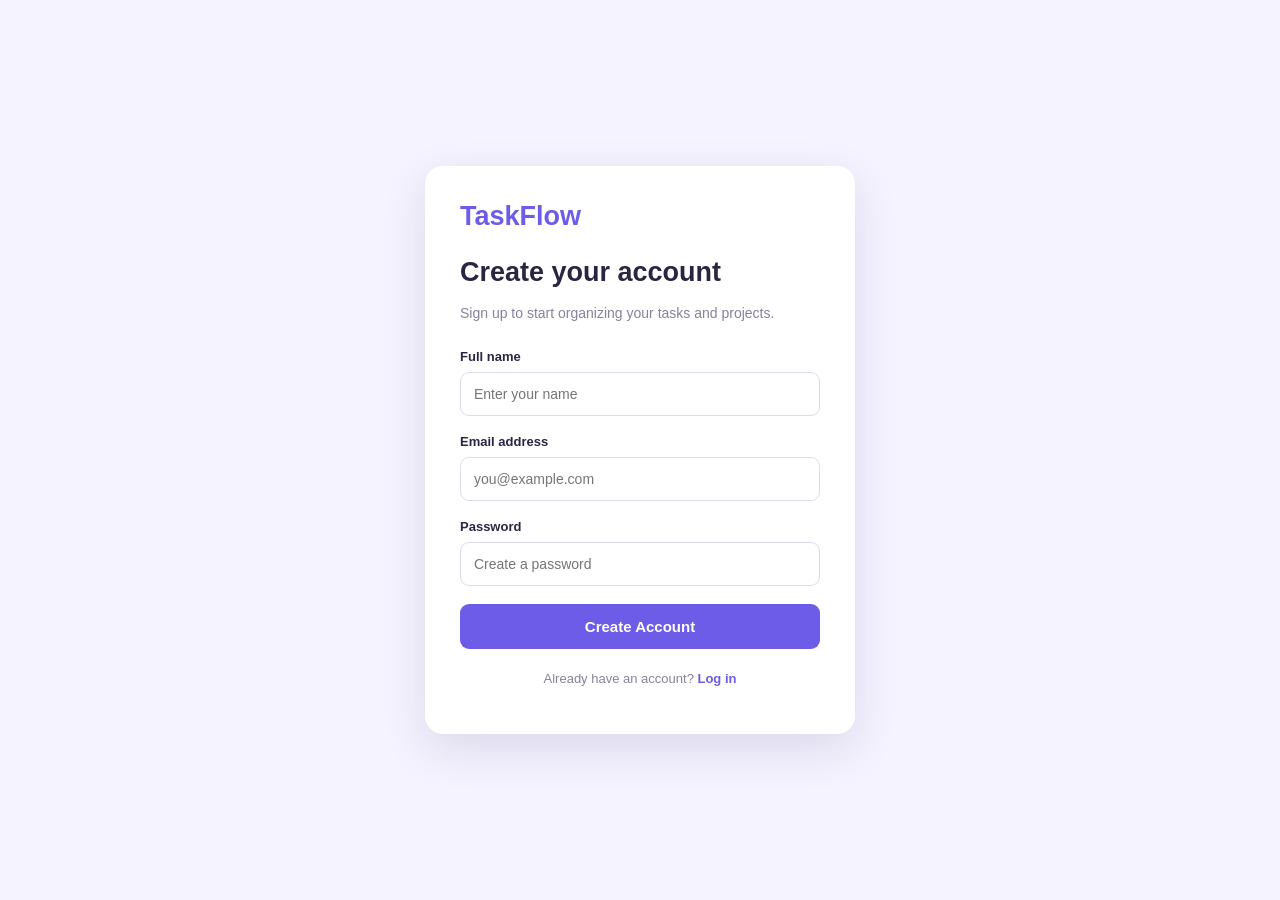
<file: signup.html>
<!DOCTYPE html>
<html lang="en">
<head>
    <meta charset="UTF-8">
    <meta name="viewport" content="width=device-width, initial-scale=1.0">
    <title>Create Account | TaskFlow</title>

    <style>
        * {
            box-sizing: border-box;
        }

        body {
            margin: 0;
            font-family: Arial, sans-serif;
            background: #f5f3ff;
            min-height: 100vh;
            display: flex;
            align-items: center;
            justify-content: center;
            padding: 20px;
            color: #292643;
        }

        .signup-card {
            background: white;
            width: 100%;
            max-width: 430px;
            padding: 35px;
            border-radius: 18px;
            box-shadow: 0 15px 45px rgba(45, 35, 90, 0.12);
        }

        .logo {
            color: #6c5ce7;
            font-size: 27px;
            font-weight: bold;
            margin-bottom: 25px;
        }

        h1 {
            font-size: 27px;
            margin-bottom: 8px;
        }

        .subtitle {
            color: #85839a;
            font-size: 14px;
            line-height: 1.6;
            margin-bottom: 25px;
        }

        label {
            display: block;
            font-size: 13px;
            font-weight: bold;
            margin-bottom: 8px;
        }

        input {
            width: 100%;
            padding: 13px;
            border: 1px solid #dedcea;
            border-radius: 9px;
            margin-bottom: 18px;
            font-size: 14px;
        }

        input:focus {
            outline: 2px solid #d8d0ff;
            border-color: #6c5ce7;
        }

        button {
            width: 100%;
            padding: 14px;
            border: none;
            border-radius: 9px;
            background: #6c5ce7;
            color: white;
            font-size: 15px;
            font-weight: bold;
            cursor: pointer;
        }

        button:hover {
            background: #5745d0;
        }

        #message {
            display: none;
            margin-top: 16px;
            padding: 12px;
            border-radius: 8px;
            font-size: 13px;
            line-height: 1.5;
        }

        #message.error {
            display: block;
            background: #fff0f0;
            color: #b42323;
        }

        #message.success {
            display: block;
            background: #eafaf0;
            color: #217747;
        }

        .footer {
            margin-top: 22px;
            text-align: center;
            font-size: 13px;
            color: #85839a;
        }

        a {
            color: #6c5ce7;
            font-weight: bold;
            text-decoration: none;
        }
    </style>
</head>

<body>
    <main class="signup-card">
        <div class="logo">TaskFlow</div>

        <h1>Create your account</h1>
        <p class="subtitle">
            Sign up to start organizing your tasks and projects.
        </p>

        <form id="signupForm">
            <label for="name">Full name</label>
            <input
                type="text"
                id="name"
                placeholder="Enter your name"
                required
            >

            <label for="email">Email address</label>
            <input
                type="email"
                id="email"
                placeholder="you@example.com"
                required
            >

            <label for="password">Password</label>
            <input
                type="password"
                id="password"
                placeholder="Create a password"
                minlength="6"
                required
            >

            <button type="submit">Create Account</button>
            <div id="message" role="status"></div>
        </form>

        <p class="footer">
            Already have an account?
            <a href="login.html">Log in</a>
        </p>
    </main>

    <script>
        const signupForm = document.getElementById("signupForm");
        const message = document.getElementById("message");

        signupForm.addEventListener("submit", function (event) {
            event.preventDefault();

            const name = document.getElementById("name").value.trim();
            const email = document.getElementById("email").value.trim().toLowerCase();
            const password = document.getElementById("password").value;

            if (!name || !email || password.length < 6) {
                message.textContent = "Enter your details and use a password with at least 6 characters.";
                message.className = "error";
                return;
            }

            let users = [];

            try {
                users = JSON.parse(localStorage.getItem("taskflow_users") || "[]");
            } catch (error) {
                users = [];
            }

            if (!Array.isArray(users)) {
                users = [];
            }

            const exists = users.some(function (user) {
                return user.email &&
                    user.email.toLowerCase() === email;
            });

            if (exists) {
                message.textContent = "An account with this email already exists. Please log in.";
                message.className = "error";
                return;
            }

            users.push({
                name: name,
                email: email,
                password: password
            });

            localStorage.setItem("taskflow_users", JSON.stringify(users));

            message.textContent = "Account created! Redirecting to login...";
            message.className = "success";

            signupForm.reset();

            setTimeout(function () {
                window.location.href = "login.html";
            }, 1000);
        });
    </script>
</body>
</html>
</file>
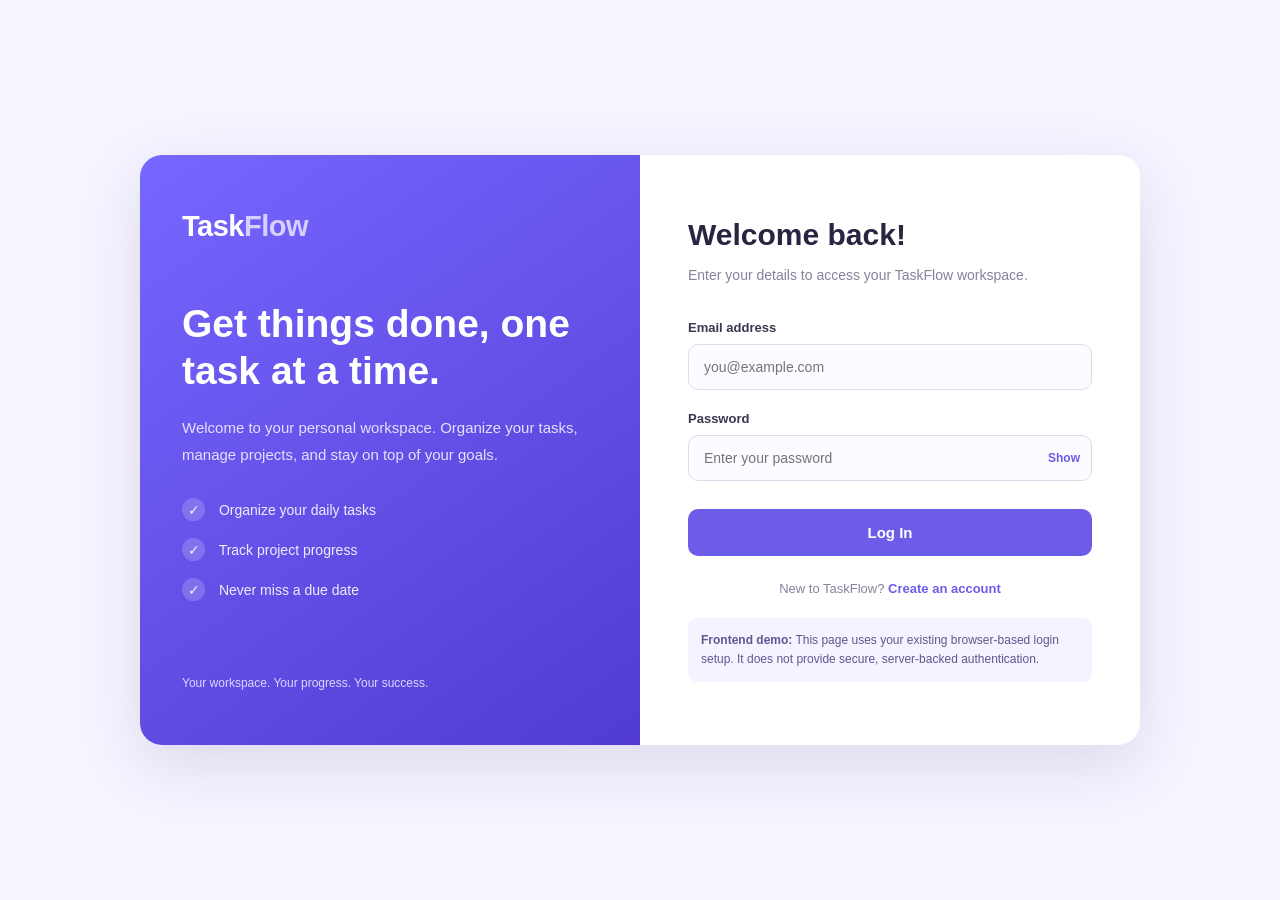
<file: task.html>
<!DOCTYPE html>
<html lang="en">
<head>
    <meta charset="UTF-8">
    <meta name="viewport" content="width=device-width, initial-scale=1.0">
    <title>My Tasks | TaskFlow</title>
    <link rel="stylesheet" href="style.css">

    <style>
        * {
            box-sizing: border-box;
        }

        body {
            margin: 0;
            font-family: Arial, sans-serif;
            background: #f6f7fc;
            color: #252442;
        }

        .dashboard-container {
            display: flex;
            min-height: 100vh;
        }

        .sidebar {
            width: 245px;
            min-width: 245px;
            background: #24213f;
            color: white;
            padding: 28px 18px;
        }

        .logo {
            font-size: 27px;
            margin: 0 0 38px 10px;
            color: #a99aff;
        }

        .sidebar nav {
            display: flex;
            flex-direction: column;
            gap: 8px;
        }

        .nav-link {
            display: block;
            color: #d0cee3;
            text-decoration: none;
            padding: 13px 14px;
            border-radius: 10px;
            font-size: 15px;
            transition: 0.2s;
        }

        .nav-link:hover,
        .nav-link.active {
            color: white;
            background: #6c63ff;
        }

        .main-content {
            flex: 1;
            min-width: 0;
            padding: 32px;
        }

        .topbar {
            display: flex;
            justify-content: space-between;
            align-items: center;
            flex-wrap: wrap;
            gap: 18px;
            margin-bottom: 30px;
        }

        .page-title {
            font-size: 29px;
            margin: 0 0 8px;
        }

        .page-subtitle {
            margin: 0;
            color: #88879d;
            font-size: 14px;
        }

        .profile-area {
            display: flex;
            align-items: center;
            gap: 10px;
            background: white;
            border: 1px solid #e9e8f2;
            padding: 10px 15px;
            border-radius: 12px;
        }

        .profile-avatar {
            width: 36px;
            height: 36px;
            border-radius: 50%;
            display: flex;
            justify-content: center;
            align-items: center;
            background: #eee9ff;
            color: #6c4cf1;
            font-weight: bold;
        }

        .profile-name {
            font-size: 14px;
            font-weight: bold;
        }

        .stats-container {
            display: grid;
            grid-template-columns: repeat(3, minmax(0, 1fr));
            gap: 20px;
            margin-bottom: 28px;
        }

        .stat-card {
            background: white;
            border: 1px solid #ecebf4;
            padding: 23px;
            border-radius: 16px;
            box-shadow: 0 5px 18px rgba(35, 30, 80, 0.04);
        }

        .stat-label {
            color: #85849b;
            font-size: 14px;
            margin-bottom: 12px;
        }

        .stat-number {
            font-size: 31px;
            font-weight: bold;
            color: #292643;
        }

        .stat-card.total {
            border-top: 4px solid #6c63ff;
        }

        .stat-card.pending {
            border-top: 4px solid #efa83b;
        }

        .stat-card.completed {
            border-top: 4px solid #35b779;
        }

        .task-section {
            background: white;
            border: 1px solid #ecebf4;
            border-radius: 17px;
            padding: 25px;
            margin-bottom: 25px;
            box-shadow: 0 5px 18px rgba(35, 30, 80, 0.035);
        }

        .section-heading {
            font-size: 19px;
            margin: 0 0 7px;
        }

        .section-description {
            font-size: 13px;
            color: #89889e;
            margin: 0 0 22px;
        }

        .task-form {
            display: grid;
            grid-template-columns: minmax(180px, 2fr) minmax(120px, 1fr)
                minmax(140px, 1fr) auto;
            gap: 13px;
            align-items: end;
        }

        .form-group label {
            display: block;
            margin-bottom: 8px;
            font-size: 13px;
            font-weight: bold;
            color: #55536e;
        }

        .form-group input,
        .form-group select,
        .toolbar input,
        .toolbar select {
            width: 100%;
            min-width: 0;
            padding: 12px;
            border: 1px solid #deddeb;
            border-radius: 9px;
            background: #fff;
            color: #292643;
            font-size: 14px;
            outline: none;
        }

        .form-group input:focus,
        .form-group select:focus,
        .toolbar input:focus,
        .toolbar select:focus {
            border-color: #8174ff;
            box-shadow: 0 0 0 3px rgba(108, 99, 255, 0.10);
        }

        .primary-button {
            padding: 13px 19px;
            border: none;
            border-radius: 9px;
            background: #6c63ff;
            color: white;
            font-size: 14px;
            font-weight: bold;
            cursor: pointer;
            white-space: nowrap;
        }

        .primary-button:hover {
            background: #574be8;
        }

        .toolbar {
            display: grid;
            grid-template-columns: minmax(0, 1fr) 180px;
            gap: 13px;
            margin-bottom: 22px;
        }

        #taskList {
            display: flex;
            flex-direction: column;
            gap: 13px;
        }

        /* Styles for task cards rendered by app.js */
        #taskList > * {
            overflow-wrap: anywhere;
        }

        #taskList li,
        #taskList .task-card {
            border: 1px solid #ecebf4;
            border-radius: 12px;
            padding: 17px;
            background: #fff;
        }

        #taskList button {
            cursor: pointer;
            border: none;
            border-radius: 7px;
            padding: 8px 11px;
            margin: 4px 4px 0 0;
        }

        #taskList button:hover {
            opacity: 0.85;
        }

        #emptyMessage {
            padding: 25px 10px;
            text-align: center;
            color: #89889e;
        }

        .logout-button {
            width: 100%;
            margin-top: 30px;
            padding: 12px;
            border: 1px solid #514c73;
            border-radius: 9px;
            background: transparent;
            color: white;
            cursor: pointer;
            font-size: 14px;
        }

        .logout-button:hover {
            background: #373253;
        }

        @media (max-width: 1000px) {
            .main-content {
                padding: 23px;
            }

            .task-form {
                grid-template-columns: repeat(2, minmax(0, 1fr));
            }

            .primary-button {
                width: 100%;
            }
        }

        @media (max-width: 700px) {
            .dashboard-container {
                display: block;
            }

            .sidebar {
                width: 100%;
                min-width: 0;
                padding: 18px;
            }

            .logo {
                margin: 0 0 16px 5px;
            }

            .sidebar nav {
                flex-direction: row;
                flex-wrap: wrap;
            }

            .nav-link {
                padding: 10px;
                font-size: 13px;
            }

            .logout-button {
                width: auto;
                margin-top: 15px;
                padding: 9px 15px;
            }

            .main-content {
                padding: 20px 13px;
            }

            .stats-container {
                grid-template-columns: 1fr;
                gap: 12px;
            }

            .stat-card {
                padding: 18px;
            }

            .task-form,
            .toolbar {
                grid-template-columns: 1fr;
            }

            .task-section {
                padding: 18px;
            }
        }
    </style>
</head>

<body>

<div class="dashboard-container">

    <aside class="sidebar">
        <h2 class="logo">TaskFlow</h2>

        <nav>
            <a href="index.html" class="nav-link">Dashboard</a>
            <a href="task.html" class="nav-link active">My Tasks</a>
            <a href="projects.html" class="nav-link">Projects</a>
            <a href="calender.html" class="nav-link">Calendar</a>
            <a href="settings.html" class="nav-link">Settings</a>
        </nav>

        <button type="button" class="logout-button" id="logoutBtn">
            Log Out
        </button>
    </aside>

    <main class="main-content">

        <header class="topbar">
            <div>
                <h1 class="page-title">My Tasks</h1>
                <p class="page-subtitle">
                    Organize your work and keep track of your progress.
                </p>
            </div>

            <div class="profile-area">
                <div class="profile-avatar" id="userAvatar">U</div>
                <span class="profile-name" id="userName">User</span>
            </div>
        </header>

        <!-- Task summary -->
        <section class="stats-container">
            <div class="stat-card total">
                <div class="stat-label">Total Tasks</div>
                <div class="stat-number" id="totalTasks">0</div>
            </div>

            <div class="stat-card pending">
                <div class="stat-label">Pending Tasks</div>
                <div class="stat-number" id="pendingTasks">0</div>
            </div>

            <div class="stat-card completed">
                <div class="stat-label">Completed Tasks</div>
                <div class="stat-number" id="completedTasks">0</div>
            </div>
        </section>

        <!-- Add task -->
        <section class="task-section">
            <h2 class="section-heading">＋ Add a New Task</h2>
            <p class="section-description">
                Add a task, choose its priority, and set a due date.
            </p>

            <form id="taskForm" class="task-form">
                <div class="form-group">
                    <label for="taskInput">Task name</label>
                    <input
                        type="text"
                        id="taskInput"
                        placeholder="What do you need to do?"
                        required
                    >
                </div>

                <div class="form-group">
                    <label for="taskPriority">Priority</label>
                    <select id="taskPriority">
                        <option value="Low">Low</option>
                        <option value="Medium" selected>Medium</option>
                        <option value="High">High</option>
                    </select>
                </div>

                <div class="form-group">
                    <label for="taskDueDate">Due date</label>
                    <input type="date" id="taskDueDate">
                </div>

                <button type="submit" class="primary-button">
                    + Add Task
                </button>
            </form>
        </section>

        <!-- Task list -->
        <section class="task-section">
            <h2 class="section-heading">Your Task List</h2>
            <p class="section-description">
                Search your tasks or filter them by their current status.
            </p>

            <div class="toolbar">
                <input
                    type="search"
                    id="taskSearch"
                    placeholder="🔍 Search tasks..."
                    aria-label="Search tasks"
                >

                <select id="taskFilter" aria-label="Filter tasks">
                    <option value="all">All Tasks</option>
                    <option value="pending">Pending</option>
                    <option value="completed">Completed</option>
                </select>
            </div>

            <div id="taskList"></div>

            <p id="emptyMessage">
                No tasks yet. Add your first task above!
            </p>
        </section>

    </main>
</div>

<script>
    // Protect this page: login is required.
    const currentUser = JSON.parse(
        localStorage.getItem("taskflow_current_user") || "null"
    );

    if (!currentUser) {
        window.location.href = "login.html";
    } else {
        const name = currentUser.name || currentUser.email || "User";

        document.getElementById("userName").textContent = name;
        document.getElementById("userAvatar").textContent =
            name.charAt(0).toUpperCase();
    }

    // Logout
    document.getElementById("logoutBtn").addEventListener("click", function () {
        localStorage.removeItem("taskflow_current_user");
        window.location.href = "login.html";
    });
</script>

<script src="app.js"></script>
</body>
</html>
</file>
<file: style.css>
/* General settings */
* {
    box-sizing: border-box;
    margin: 0;
    padding: 0;
}

body {
    font-family: Arial, Helvetica, sans-serif;
    background: #f5f6fc;
    color: #25243a;
}

.app {
    display: flex;
    min-height: 100vh;
}

/* Sidebar */
.sidebar {
    width: 235px;
    background: #25243a;
    color: white;
    padding: 30px 20px;
    display: flex;
    flex-direction: column;
}

.logo {
    font-size: 27px;
    color: #a99cff;
    margin-bottom: 45px;
}

.sidebar nav {
    display: flex;
    flex-direction: column;
    gap: 12px;
}

.nav-link {
    text-decoration: none;
    color: #cbc9dc;
    padding: 13px 15px;
    border-radius: 9px;
    transition: 0.2s;
}

.nav-link:hover,
.nav-link.active {
    background: #6c5ce7;
    color: white;
}

.sidebar-bottom {
    margin-top: auto;
    padding-top: 40px;
    color: #aaa8c1;
    font-size: 13px;
}

/* Main area */
.main-content {
    flex: 1;
    padding: 35px;
    min-width: 0;
}

.topbar {
    display: flex;
    justify-content: space-between;
    align-items: center;
    gap: 20px;
    margin-bottom: 30px;
}

h1 {
    font-size: 30px;
}

.subtitle {
    color: #85849a;
    margin-top: 8px;
}

.user-profile {
    display: flex;
    align-items: center;
    gap: 10px;
    font-weight: bold;
}

.avatar {
    width: 40px;
    height: 40px;
    border-radius: 50%;
    display: grid;
    place-items: center;
    background: #e7e2ff;
    color: #6c5ce7;
}

/* Statistics cards */
.stats {
    display: grid;
    grid-template-columns: repeat(3, minmax(0, 1fr));
    gap: 20px;
    margin-bottom: 30px;
}

.stat-card {
    background: white;
    padding: 25px;
    border-radius: 14px;
    box-shadow: 0 4px 18px #25243a08;
}

.stat-card p {
    color: #85849a;
    font-size: 14px;
}

.stat-card h2 {
    font-size: 32px;
    margin-top: 14px;
    color: #6c5ce7;
}

/* Task panel */
.task-panel {
    background: white;
    padding: 28px;
    border-radius: 14px;
    box-shadow: 0 4px 18px #25243a08;
}

.section-heading h2 {
    font-size: 22px;
}

.section-heading p {
    color: #85849a;
    margin-top: 8px;
    margin-bottom: 24px;
}

.task-form {
    display: flex;
    flex-wrap: wrap;
    gap: 12px;
}

input,
select,
button {
    font: inherit;
    border-radius: 8px;
    padding: 12px;
}

input,
select {
    border: 1px solid #dedee8;
    background: white;
    color: #25243a;
}

#taskInput {
    flex: 1;
    min-width: 180px;
}

.add-button {
    background: #6c5ce7;
    color: white;
    border: none;
    cursor: pointer;
    font-weight: bold;
}

.add-button:hover {
    background: #5746d6;
}

/* Task list */
.task-list-header {
    display: flex;
    justify-content: space-between;
    align-items: center;
    gap: 12px;
    margin-top: 32px;
    margin-bottom: 16px;
}

.task-list-header h3 {
    font-size: 17px;
}

.task-list {
    display: flex;
    flex-direction: column;
    gap: 12px;
}

.task-item {
    display: flex;
    align-items: center;
    gap: 12px;
    padding: 16px;
    border: 1px solid #ededf4;
    border-radius: 10px;
}

.task-item input[type="checkbox"] {
    width: 18px;
    height: 18px;
    cursor: pointer;
}

.task-details {
    flex: 1;
    min-width: 0;
}

.task-title {
    overflow-wrap: anywhere;
}

.task-title.completed {
    text-decoration: line-through;
    color: #9998aa;
}

.priority {
    display: inline-block;
    font-size: 12px;
    margin-top: 6px;
    color: #77758d;
}

.delete-button {
    border: none;
    background: #fff0f0;
    color: #d74747;
    cursor: pointer;
}

.delete-button:hover {
    background: #ffdddd;
}

.empty-message {
    text-align: center;
    padding: 28px 10px;
    color: #9998aa;
}

footer {
    text-align: center;
    color: #9998aa;
    font-size: 13px;
    margin-top: 30px;
}

/* Mobile layout */
@media (max-width: 800px) {
    .sidebar {
        width: 175px;
        padding: 25px 12px;
    }

    .main-content {
        padding: 22px;
    }

    .stats {
        gap: 10px;
    }

    .stat-card {
        padding: 16px;
    }

    .task-panel {
        padding: 18px;
    }
}

@media (max-width: 560px) {
    .app {
        flex-direction: column;
    }

    .sidebar {
        width: 100%;
        padding: 18px;
    }

    .logo {
        margin-bottom: 18px;
    }

    .sidebar nav {
        flex-direction: row;
        flex-wrap: wrap;
    }

    .nav-link {
        padding: 9px;
        font-size: 13px;
    }

    .sidebar-bottom {
        display: none;
    }

    .main-content {
        padding: 18px;
    }

    .topbar {
        align-items: flex-start;
        flex-direction: column;
    }

    .stats {
        grid-template-columns: 1fr;
    }

    .task-form {
        flex-direction: column;
    }

    .task-form input,
    .task-form select,
    .task-form button {
        width: 100%;
    }

    .task-item {
        flex-wrap: wrap;
    }
}

/* Search and filter controls */
.task-controls {
    display: flex;
    align-items: center;
    flex-wrap: wrap;
    gap: 10px;
}

#taskSearch {
    width: 190px;
    min-width: 0;
}

.task-item {
    transition: background 0.2s, border-color 0.2s;
}

.task-item:hover {
    background: #faf9ff;
    border-color: #d9d3ff;
}

.task-details {
    overflow-wrap: anywhere;
}

.task-title {
    font-weight: 600;
    line-height: 1.5;
}

.priority {
    padding: 4px 8px;
    border-radius: 5px;
    background: #f0eff6;
}

.priority.high {
    background: #ffe7e7;
    color: #c0392b;
}

.priority.medium {
    background: #fff2d6;
    color: #946200;
}

.priority.low {
    background: #e2f7e9;
    color: #237746;
}

.edit-button {
    background: #eeeaff;
    color: #5d4bd6;
    border: none;
    cursor: pointer;
}

.edit-button:hover {
    background: #ded7ff;
}

@media (max-width: 560px) {
    .task-controls {
        width: 100%;
    }

    #taskSearch,
    #taskFilter {
        width: 100%;
    }
}

/* ===== FIX TASK PAGE LAYOUT ===== */

* {
    box-sizing: border-box;
}

html,
body {
    margin: 0;
    min-height: 100%;
}

body {
    font-family: Arial, sans-serif;
    background: #f4f5fb;
    color: #252744;
}

/* Main layout */
.dashboard-container {
    display: flex;
    min-height: 100vh;
    width: 100%;
    align-items: stretch;
}

/* Sidebar */
.sidebar {
    width: 250px;
    min-width: 250px;
    min-height: 100vh;
    height: auto;
    background: #25243f;
    color: white;
    padding: 28px 18px;
    display: flex;
    flex-direction: column;
    gap: 28px;
}

.sidebar .logo {
    margin: 0 0 10px;
    font-size: 27px;
    color: white;
}

.sidebar nav {
    display: flex;
    flex-direction: column;
    gap: 8px;
}

.sidebar nav a {
    display: block;
    padding: 13px 15px;
    border-radius: 8px;
    color: #e7e7f4;
    text-decoration: none;
    font-size: 16px;
    transition: background 0.2s;
}

.sidebar nav a:hover,
.sidebar nav a.active {
    background: #6c63ff;
    color: white;
}

.sidebar button {
    margin-top: auto;
    padding: 12px;
    border: none;
    border-radius: 8px;
    background: #6c63ff;
    color: white;
    font-size: 15px;
    cursor: pointer;
}

.sidebar button:hover {
    background: #574ee0;
}

/* Main page content */
.main-content {
    flex: 1;
    min-width: 0;
    padding: 35px;
    background: #f4f5fb;
}

/* Header */
.topbar {
    display: flex;
    align-items: center;
    justify-content: space-between;
    gap: 20px;
    margin-bottom: 30px;
}

.topbar h1 {
    margin: 0 0 6px;
    font-size: 32px;
}

.topbar p {
    margin: 0;
    color: #666b85;
    font-size: 16px;
}

.user-profile {
    display: flex;
    align-items: center;
    gap: 12px;
    font-weight: 600;
}

.avatar {
    width: 46px;
    height: 46px;
    border-radius: 50%;
    background: #e8e2ff;
    color: #6c63ff;
    display: flex;
    align-items: center;
    justify-content: center;
    font-weight: bold;
}

/* Statistic cards */
.stats-container {
    display: grid;
    grid-template-columns: repeat(3, minmax(0, 1fr));
    gap: 18px;
    margin-bottom: 30px;
}

.stat-card {
    background: white;
    padding: 24px;
    border-radius: 14px;
    box-shadow: 0 4px 18px rgba(30, 30, 70, 0.04);
}

.stat-card h3 {
    margin: 0 0 12px;
    font-size: 17px;
    color: #626781;
}

.stat-card p {
    margin: 0;
    font-size: 30px;
    font-weight: bold;
    color: #6c63ff;
}

/* Task sections */
.task-section {
    background: white;
    padding: 25px;
    margin-bottom: 24px;
    border-radius: 14px;
    box-shadow: 0 4px 18px rgba(30, 30, 70, 0.04);
}

.task-section h2 {
    margin: 0 0 18px;
    font-size: 22px;
}

/* Add task form and search controls */
#taskForm,
.task-controls {
    display: flex;
    align-items: center;
    flex-wrap: wrap;
    gap: 12px;
}

#taskInput,
#taskPriority,
#taskSearch,
#taskFilter {
    min-height: 46px;
    padding: 10px 14px;
    border: 1px solid #d9dbea;
    border-radius: 8px;
    background: white;
    color: #252744;
    font-size: 15px;
}

#taskInput {
    flex: 1;
    min-width: 180px;
}

#taskSearch {
    flex: 1;
    min-width: 180px;
}

#taskForm button {
    min-height: 46px;
    padding: 0 20px;
    border: none;
    border-radius: 8px;
    background: #6c63ff;
    color: white;
    font-size: 15px;
    cursor: pointer;
}

#taskForm button:hover {
    background: #574ee0;
}

/* Task list */
#taskList {
    display: flex;
    flex-direction: column;
    gap: 12px;
    margin-top: 20px;
}

#emptyMessage {
    color: #777b91;
    margin: 18px 0 0;
}

.task-item,
.task-card {
    background: #fafaff;
    border: 1px solid #e6e7f1;
    border-radius: 10px;
    padding: 16px;
    margin-bottom: 10px;
}

/* Mobile layout */
@media (max-width: 800px) {
    .sidebar {
        width: 190px;
        min-width: 190px;
        padding: 20px 12px;
    }

    .main-content {
        padding: 22px;
    }

    .stats-container {
        grid-template-columns: 1fr;
    }

    .topbar {
        align-items: flex-start;
        flex-direction: column;
    }
}

@media (max-width: 550px) {
    .dashboard-container {
        flex-direction: column;
    }

    .sidebar {
        width: 100%;
        min-width: 0;
        min-height: auto;
    }

    .sidebar nav {
        display: grid;
        grid-template-columns: repeat(2, minmax(0, 1fr));
    }

    .sidebar button {
        margin-top: 0;
    }

    .main-content {
        padding: 18px;
    }

    #taskForm {
        align-items: stretch;
        flex-direction: column;
    }

    #taskInput,
    #taskPriority,
    #taskForm button {
        width: 100%;
    }
}

/* Task due date */
#taskDueDate {
    min-height: 46px;
    padding: 10px 12px;
    border: 1px solid #d9dbea;
    border-radius: 8px;
    background: white;
    color: #252744;
    font-family: Arial, sans-serif;
    font-size: 14px;
}

#taskDueDate:focus {
    outline: 2px solid #6c63ff;
    outline-offset: 2px;
}

@media (max-width: 650px) {
    #taskDueDate {
        width: 100%;
    }
}

/* Task due date labels */
.due-date {
    display: block;
    margin-top: 8px;
    font-size: 13px;
    color: #666b85;
}

.due-date.overdue {
    color: #dc2626;
    font-weight: bold;
}

/* Shared TaskFlow profile on every page */
.user-profile {
    display: flex;
    align-items: center;
    gap: 12px;
}

.user-avatar {
    width: 48px;
    height: 48px;
    min-width: 48px;
    border-radius: 50%;
    background: #e8e2ff;
    color: #6558f5;
    display: flex;
    align-items: center;
    justify-content: center;
    font-size: 20px;
    font-weight: bold;
    text-transform: uppercase;
}

.user-display-name {
    color: #252545;
    font-size: 16px;
    font-weight: 600;
}

body.dark-mode .user-display-name {
    color: #f3f3f8;
}

.profile-bar {
    display: flex;
    justify-content: flex-end;
    align-items: center;
    margin-bottom: 20px;
    width: 100%;
}


/* ==========================================
   TASKFLOW DASHBOARD - MODERN DESIGN
   Scoped to the Dashboard page only
========================================== */

.dashboard-page {
    --dash-purple: #6c5ce7;
    --dash-purple-dark: #5645ce;
    --dash-text: #25243a;
    --dash-muted: #85849a;
    --dash-border: #eeedf5;
    background: #f7f7fc;
    color: var(--dash-text);
}

.dashboard-page .app {
    min-height: 100vh;
    gap: 0;
}

/* Sidebar */
.dashboard-page .sidebar {
    width: 250px;
    min-width: 250px;
    padding: 30px 20px 20px;
    background: #25243a;
    color: white;
    display: flex;
    flex-direction: column;
    gap: 0;
}

.dashboard-page .brand {
    display: flex;
    align-items: center;
    gap: 11px;
    margin-bottom: 42px;
    color: white;
    text-decoration: none;
    font-size: 24px;
    font-weight: 800;
    letter-spacing: -0.7px;
}

.dashboard-page .brand-icon {
    width: 39px;
    height: 39px;
    display: grid;
    place-items: center;
    border-radius: 12px;
    background: var(--dash-purple);
    color: white;
    font-size: 23px;
    box-shadow: 0 5px 14px #6c5ce744;
}

.dashboard-page .nav-heading {
    margin: 0 0 13px 12px;
    color: #9290ad;
    font-size: 10px;
    font-weight: 800;
    letter-spacing: 1.8px;
}

.dashboard-page .sidebar-nav {
    display: flex;
    flex-direction: column;
    gap: 8px;
}

.dashboard-page .sidebar .nav-link {
    display: flex;
    align-items: center;
    gap: 13px;
    padding: 13px 14px;
    border-radius: 10px;
    color: #c7c5d9;
    text-decoration: none;
    font-size: 14px;
    font-weight: 500;
    transition: background 0.2s, color 0.2s, transform 0.2s;
}

.dashboard-page .nav-icon {
    width: 21px;
    text-align: center;
    font-size: 18px;
}

.dashboard-page .sidebar .nav-link:hover {
    background: #34324e;
    color: white;
    transform: translateX(2px);
}

.dashboard-page .sidebar .nav-link.active {
    background: var(--dash-purple);
    color: white;
    box-shadow: 0 5px 14px #6c5ce733;
}

.dashboard-page .sidebar-bottom {
    margin-top: auto;
    padding: 20px 16px;
    border: 1px solid #ffffff12;
    border-radius: 13px;
    background: #ffffff08;
}

.dashboard-page .sidebar-note-icon {
    margin-bottom: 12px;
    color: #c4baff;
    font-size: 23px;
}

.dashboard-page .sidebar-bottom h3 {
    margin-bottom: 8px;
    font-size: 14px;
}

.dashboard-page .sidebar-bottom p {
    color: #b4b1cc;
    font-size: 12px;
    line-height: 1.7;
}

.dashboard-page .sidebar-footer {
    display: flex;
    align-items: center;
    gap: 8px;
    padding-top: 20px;
    color: #aaa8c1;
    font-size: 11px;
}

.dashboard-page .status-dot {
    width: 7px;
    height: 7px;
    border-radius: 50%;
    background: #5cdb9b;
}

/* Main area and header */
.dashboard-page .main-content {
    min-width: 0;
    flex: 1;
    padding: 34px 40px;
    background: #f7f7fc;
}

.dashboard-page .topbar {
    display: flex;
    justify-content: space-between;
    align-items: center;
    gap: 20px;
    margin-bottom: 28px;
}

.dashboard-page .eyebrow {
    margin-bottom: 8px;
    color: var(--dash-purple);
    font-size: 10px;
    font-weight: 800;
    letter-spacing: 1.8px;
}

.dashboard-page .welcome h1 {
    font-size: clamp(26px, 3vw, 34px);
    font-weight: 800;
    letter-spacing: -1px;
}

.dashboard-page .wave {
    color: #f4b740;
    font-size: 23px;
}

.dashboard-page .subtitle {
    margin-top: 8px;
    color: var(--dash-muted);
    font-size: 14px;
    line-height: 1.6;
}

.dashboard-page .user-profile {
    display: flex;
    align-items: center;
    gap: 11px;
    padding: 9px 12px;
    border: 1px solid var(--dash-border);
    border-radius: 13px;
    background: white;
}

.dashboard-page .avatar {
    width: 42px;
    height: 42px;
    flex-shrink: 0;
    border-radius: 13px;
    background: #e9e4ff;
    color: var(--dash-purple);
    font-size: 17px;
    font-weight: 800;
}

.dashboard-page .profile-text {
    display: flex;
    flex-direction: column;
    gap: 4px;
    font-size: 13px;
}

.dashboard-page .profile-label {
    color: var(--dash-muted);
    font-size: 10px;
    font-weight: 500;
}

.dashboard-page #userName {
    max-width: 150px;
    overflow-wrap: anywhere;
    font-weight: 700;
}

.dashboard-page .logout-button {
    padding: 8px 10px;
    border: 1px solid var(--dash-border);
    background: white;
    color: #6f6d82;
    font-size: 11px;
    cursor: pointer;
    transition: 0.2s;
}

.dashboard-page .logout-button:hover {
    border-color: #e8b7b7;
    background: #fff0f0;
    color: #c0392b;
}

/* Welcome banner */
.dashboard-page .dashboard-banner {
    position: relative;
    display: flex;
    justify-content: space-between;
    align-items: center;
    min-height: 205px;
    margin-bottom: 25px;
    padding: 30px 34px;
    overflow: hidden;
    border-radius: 20px;
    background: linear-gradient(115deg, #6c5ce7, #8173f0 65%, #9c8fff);
    color: white;
    box-shadow: 0 10px 28px #6c5ce71f;
}

.dashboard-page .banner-content {
    position: relative;
    z-index: 2;
}

.dashboard-page .banner-tag {
    display: inline-block;
    margin-bottom: 12px;
    padding: 6px 9px;
    border: 1px solid #ffffff4a;
    border-radius: 6px;
    background: #ffffff18;
    font-size: 9px;
    font-weight: 800;
    letter-spacing: 1.5px;
}

.dashboard-page .banner-content h2 {
    margin-bottom: 9px;
    font-size: clamp(25px, 3vw, 34px);
    letter-spacing: -1px;
}

.dashboard-page .banner-content p {
    margin-bottom: 21px;
    color: #f0edff;
    font-size: 13px;
    line-height: 1.6;
}

.dashboard-page .banner-button {
    display: inline-flex;
    align-items: center;
    gap: 12px;
    padding: 10px 14px;
    border-radius: 8px;
    background: white;
    color: var(--dash-purple-dark);
    text-decoration: none;
    font-size: 12px;
    font-weight: 800;
    transition: transform 0.2s;
}

.dashboard-page .banner-button:hover {
    transform: translateY(-2px);
}

.dashboard-page .banner-decoration {
    position: relative;
    align-self: stretch;
    width: 250px;
    flex-shrink: 0;
}

.dashboard-page .decoration-circle {
    position: absolute;
    border: 1px solid #ffffff35;
    border-radius: 50%;
}

.dashboard-page .circle-one {
    width: 190px;
    height: 190px;
    top: -45px;
    right: 5px;
}

.dashboard-page .circle-two {
    width: 135px;
    height: 135px;
    top: -17px;
    right: 32px;
    background: #ffffff0b;
}

.dashboard-page .decoration-card {
    position: absolute;
    right: 0;
    bottom: 3px;
    display: flex;
    align-items: center;
    gap: 12px;
    padding: 15px;
    border: 1px solid #ffffff45;
    border-radius: 12px;
    background: #ffffff22;
    backdrop-filter: blur(8px);
    box-shadow: 0 8px 20px #4030a322;
}

.dashboard-page .decoration-card > span {
    display: grid;
    width: 34px;
    height: 34px;
    place-items: center;
    border-radius: 10px;
    background: white;
    color: var(--dash-purple);
    font-weight: 800;
}

.dashboard-page .decoration-card div {
    display: flex;
    flex-direction: column;
    gap: 5px;
    white-space: nowrap;
}

.dashboard-page .decoration-card strong {
    font-size: 12px;
}

.dashboard-page .decoration-card small {
    color: #f0edff;
    font-size: 10px;
}

/* Statistics cards */
.dashboard-page .stats {
    display: grid;
    grid-template-columns: repeat(3, minmax(0, 1fr));
    gap: 18px;
    margin-bottom: 25px;
}

.dashboard-page .stat-card {
    padding: 22px;
    border: 1px solid var(--dash-border);
    border-radius: 16px;
    background: white;
    box-shadow: 0 5px 20px #25243a06;
    transition: transform 0.2s, box-shadow 0.2s;
}

.dashboard-page .stat-card:hover {
    transform: translateY(-3px);
    box-shadow: 0 10px 25px #25243a0d;
}

.dashboard-page .stat-top {
    display: flex;
    align-items: center;
    justify-content: space-between;
    gap: 8px;
}

.dashboard-page .stat-icon {
    display: grid;
    width: 40px;
    height: 40px;
    place-items: center;
    border-radius: 12px;
    font-size: 19px;
    font-weight: 800;
}

.dashboard-page .total-card .stat-icon {
    background: #eeeaff;
    color: #6c5ce7;
}

.dashboard-page .completed-card .stat-icon {
    background: #e1f8eb;
    color: #20975a;
}

.dashboard-page .pending-card .stat-icon {
    background: #fff2d8;
    color: #c48616;
}

.dashboard-page .stat-caption {
    color: #9997aa;
    font-size: 9px;
    font-weight: 800;
    letter-spacing: 1.1px;
}

.dashboard-page .stat-card h2 {
    margin-top: 20px;
    color: var(--dash-text);
    font-size: 34px;
    font-weight: 800;
}

.dashboard-page .stat-card > p {
    margin-top: 7px;
    color: var(--dash-muted);
    font-size: 12px;
}

/* Task panel */
.dashboard-page .task-panel {
    padding: 28px;
    border: 1px solid var(--dash-border);
    border-radius: 17px;
    background: white;
    box-shadow: 0 5px 20px #25243a06;
}

.dashboard-page .section-heading {
    display: flex;
    justify-content: space-between;
    align-items: center;
    gap: 15px;
    margin-bottom: 22px;
}

.dashboard-page .section-heading .eyebrow {
    margin-bottom: 7px;
}

.dashboard-page .section-heading h2 {
    font-size: 23px;
    letter-spacing: -0.5px;
}

.dashboard-page .section-description {
    margin-top: 8px;
    color: var(--dash-muted);
    font-size: 12px;
    line-height: 1.6;
}

.dashboard-page .task-heading-icon {
    display: grid;
    width: 43px;
    height: 43px;
    place-items: center;
    border-radius: 13px;
    background: #eeeaff;
    color: var(--dash-purple);
    font-size: 21px;
}

.dashboard-page .task-form {
    display: flex;
    align-items: stretch;
    flex-wrap: wrap;
    gap: 10px;
}

.dashboard-page .task-form input,
.dashboard-page .task-form select,
.dashboard-page .task-controls input,
.dashboard-page .task-controls select {
    min-height: 45px;
    padding: 11px 12px;
    border: 1px solid #e5e4ef;
    border-radius: 9px;
    background: #fff;
    color: var(--dash-text);
    font-size: 12px;
    outline: none;
    transition: border-color 0.2s, box-shadow 0.2s;
}

.dashboard-page .task-form input:focus,
.dashboard-page .task-form select:focus,
.dashboard-page .task-controls input:focus,
.dashboard-page .task-controls select:focus {
    border-color: var(--dash-purple);
    box-shadow: 0 0 0 3px #6c5ce715;
}

.dashboard-page #taskInput {
    flex: 1 1 200px;
    min-width: 0;
}

.dashboard-page #taskPriority {
    flex: 0 1 160px;
}

.dashboard-page #taskDueDate {
    flex: 0 1 145px;
}

.dashboard-page .add-button {
    display: inline-flex;
    justify-content: center;
    align-items: center;
    gap: 7px;
    min-height: 45px;
    padding: 0 18px;
    border: none;
    border-radius: 9px;
    background: var(--dash-purple);
    color: white;
    font-size: 12px;
    font-weight: 800;
    cursor: pointer;
    transition: background 0.2s, transform 0.2s;
}

.dashboard-page .add-button span {
    font-size: 18px;
}

.dashboard-page .add-button:hover {
    transform: translateY(-1px);
    background: var(--dash-purple-dark);
}

/* Task list heading and filters */
.dashboard-page .task-list-header {
    display: flex;
    justify-content: space-between;
    align-items: center;
    flex-wrap: wrap;
    gap: 14px;
    margin: 31px 0 17px;
    padding-top: 24px;
    border-top: 1px solid #f0eff6;
}

.dashboard-page .task-list-header h3 {
    font-size: 15px;
}

.dashboard-page .task-list-header p {
    margin-top: 5px;
    color: var(--dash-muted);
    font-size: 11px;
}

.dashboard-page .task-controls {
    display: flex;
    flex-wrap: wrap;
    gap: 9px;
}

.dashboard-page #taskSearch {
    width: 185px;
    min-width: 0;
}

.dashboard-page #taskFilter {
    min-width: 120px;
}

/* Task rows rendered by app.js */
.dashboard-page .task-list {
    display: flex;
    flex-direction: column;
    gap: 10px;
}

.dashboard-page .task-item {
    display: flex;
    align-items: center;
    gap: 12px;
    margin: 0;
    padding: 15px;
    border: 1px solid #eeedf5;
    border-radius: 11px;
    background: #fff;
    transition: border-color 0.2s, background 0.2s;
}

.dashboard-page .task-item:hover {
    border-color: #d8d1ff;
    background: #fcfbff;
}

.dashboard-page .task-item input[type="checkbox"] {
    width: 17px;
    height: 17px;
    flex-shrink: 0;
    accent-color: var(--dash-purple);
    cursor: pointer;
}

.dashboard-page .task-details {
    flex: 1;
    min-width: 0;
    overflow-wrap: anywhere;
}

.dashboard-page .task-title {
    color: var(--dash-text);
    font-size: 13px;
    font-weight: 700;
    line-height: 1.6;
    overflow-wrap: anywhere;
}

.dashboard-page .task-title.completed {
    color: #a09eae;
    text-decoration: line-through;
}

.dashboard-page .priority {
    display: inline-block;
    margin-top: 7px;
    padding: 4px 8px;
    border-radius: 6px;
    background: #f0eff6;
    color: #77758d;
    font-size: 10px;
    font-weight: 700;
}

.dashboard-page .priority.high {
    background: #ffe8e8;
    color: #c0392b;
}

.dashboard-page .priority.medium {
    background: #fff2d6;
    color: #946200;
}

.dashboard-page .priority.low {
    background: #e2f7e9;
    color: #237746;
}

.dashboard-page .due-date {
    display: block;
    margin-top: 7px;
    color: #77758d;
    font-size: 11px;
}

.dashboard-page .due-date.overdue {
    color: #dc2626;
    font-weight: 700;
}

.dashboard-page .edit-button,
.dashboard-page .delete-button {
    flex-shrink: 0;
    padding: 8px 10px;
    border: none;
    border-radius: 7px;
    font-size: 11px;
    font-weight: 700;
    cursor: pointer;
    transition: background 0.2s;
}

.dashboard-page .edit-button {
    background: #eeeaff;
    color: #5d4bd6;
}

.dashboard-page .edit-button:hover {
    background: #ded7ff;
}

.dashboard-page .delete-button {
    background: #fff0f0;
    color: #d74747;
}

.dashboard-page .delete-button:hover {
    background: #ffdddd;
}

/* Empty state and footer */
.dashboard-page .empty-message {
    display: flex;
    flex-direction: column;
    align-items: center;
    gap: 8px;
    padding: 34px 12px;
    color: var(--dash-muted);
    text-align: center;
    font-size: 12px;
}

.dashboard-page .empty-message[hidden] {
    display: none;
}

.dashboard-page .empty-message strong {
    color: var(--dash-text);
    font-size: 14px;
}

.dashboard-page .empty-icon {
    margin-bottom: 5px;
    color: #a99cff;
    font-size: 26px;
}

.dashboard-page .page-footer {
    margin-top: 25px;
    padding: 10px;
    color: #a09eae;
    text-align: center;
    font-size: 11px;
}

.dashboard-page .page-footer span {
    color: var(--dash-purple);
    font-weight: 800;
}

/* Responsive layout */
@media (max-width: 1050px) {
    .dashboard-page .main-content {
        padding: 28px 24px;
    }

    .dashboard-page .sidebar {
        width: 220px;
        min-width: 220px;
    }

    .dashboard-page .dashboard-banner {
        padding: 26px;
    }

    .dashboard-page .banner-decoration {
        width: 200px;
    }

    .dashboard-page .task-form #taskInput {
        flex-basis: 100%;
    }
}

@media (max-width: 760px) {
    .dashboard-page .app {
        flex-direction: column;
    }

    .dashboard-page .sidebar {
        width: 100%;
        min-width: 0;
        min-height: auto;
        padding: 18px;
    }

    .dashboard-page .brand {
        margin-bottom: 20px;
    }

    .dashboard-page .nav-heading,
    .dashboard-page .sidebar-bottom,
    .dashboard-page .sidebar-footer {
        display: none;
    }

    .dashboard-page .sidebar-nav {
        flex-direction: row;
        flex-wrap: wrap;
        gap: 7px;
    }

    .dashboard-page .sidebar .nav-link {
        gap: 7px;
        padding: 10px;
        font-size: 12px;
    }

    .dashboard-page .main-content {
        padding: 24px 18px;
    }

    .dashboard-page .dashboard-banner {
        min-height: 190px;
    }

    .dashboard-page .banner-decoration {
        width: 150px;
    }

    .dashboard-page .decoration-card {
        right: -8px;
        gap: 8px;
        padding: 10px;
    }

    .dashboard-page .decoration-card strong {
        font-size: 10px;
    }

    .dashboard-page .decoration-card small {
        font-size: 9px;
    }

    .dashboard-page .stats {
        gap: 12px;
    }

    .dashboard-page .stat-card {
        padding: 17px;
    }

    .dashboard-page .task-panel {
        padding: 20px;
    }
}

@media (max-width: 540px) {
    .dashboard-page .topbar {
        align-items: flex-start;
        flex-direction: column;
    }

    .dashboard-page .user-profile {
        max-width: 100%;
        flex-wrap: wrap;
    }

    .dashboard-page .dashboard-banner {
        min-height: auto;
        padding: 24px;
    }

    .dashboard-page .banner-decoration {
        display: none;
    }

    .dashboard-page .stats {
        grid-template-columns: 1fr;
    }

    .dashboard-page .stat-card h2 {
        margin-top: 12px;
    }

    .dashboard-page .task-panel {
        padding: 16px;
    }

    .dashboard-page .task-form {
        flex-direction: column;
    }

    .dashboard-page .task-form input,
    .dashboard-page .task-form select,
    .dashboard-page .task-form button {
        width: 100%;
        flex: 1 1 auto;
    }

    .dashboard-page .task-list-header {
        align-items: stretch;
        flex-direction: column;
    }

    .dashboard-page .task-controls {
        width: 100%;
        flex-direction: column;
    }

    .dashboard-page #taskSearch,
    .dashboard-page #taskFilter {
        width: 100%;
    }

    .dashboard-page .task-item {
        flex-wrap: wrap;
    }
}
</file>
